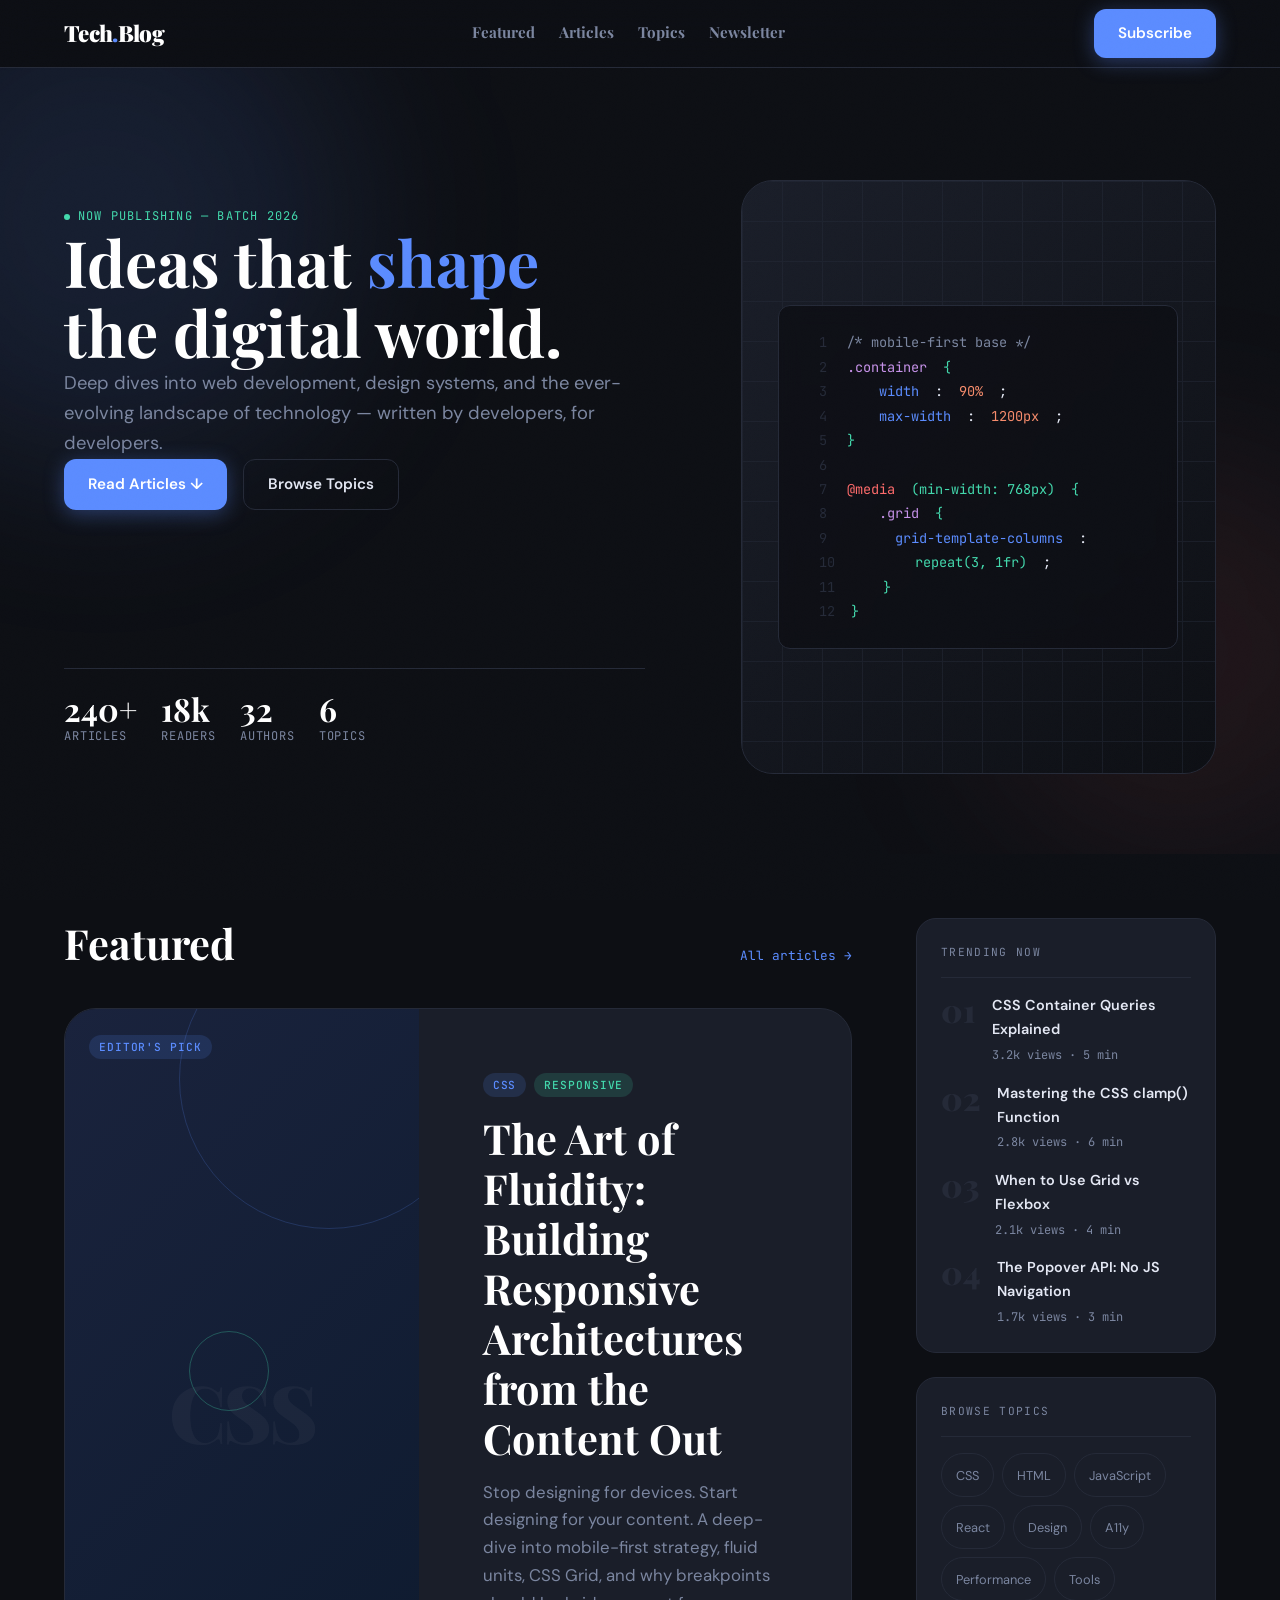
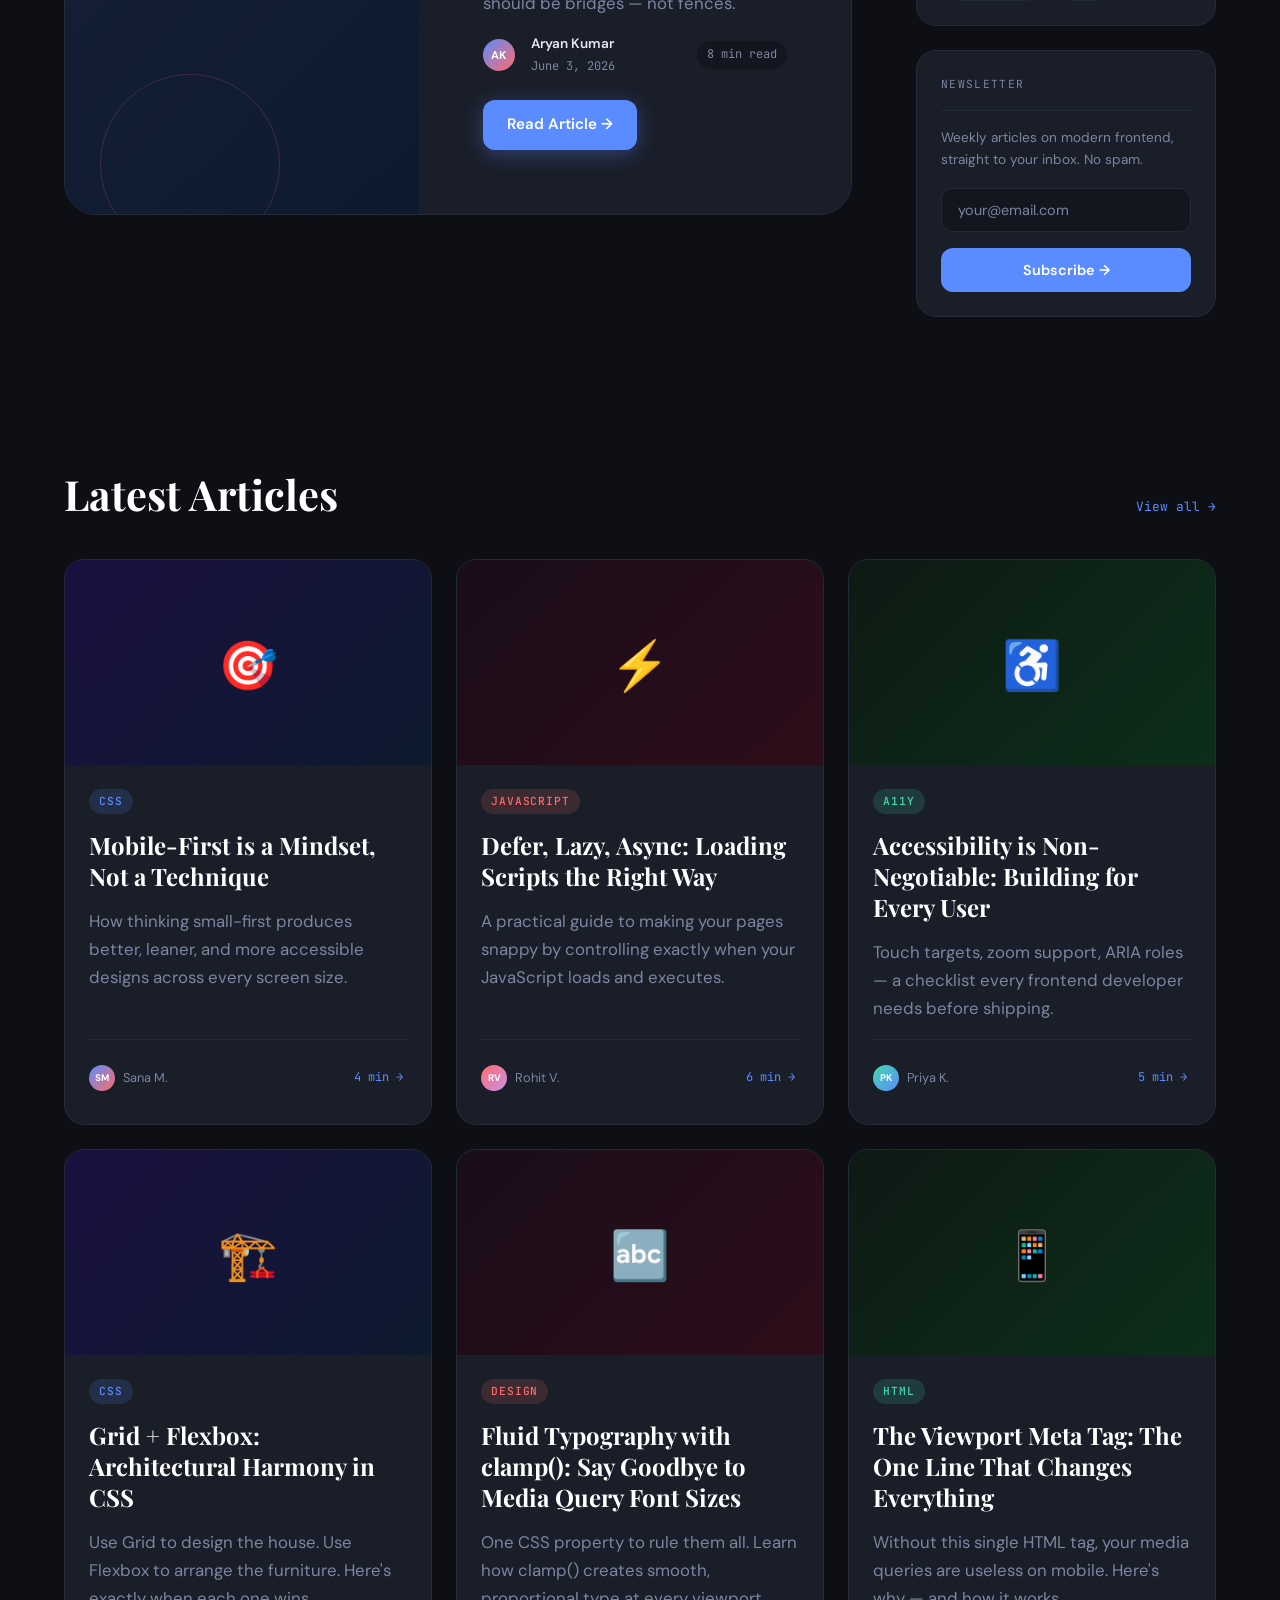
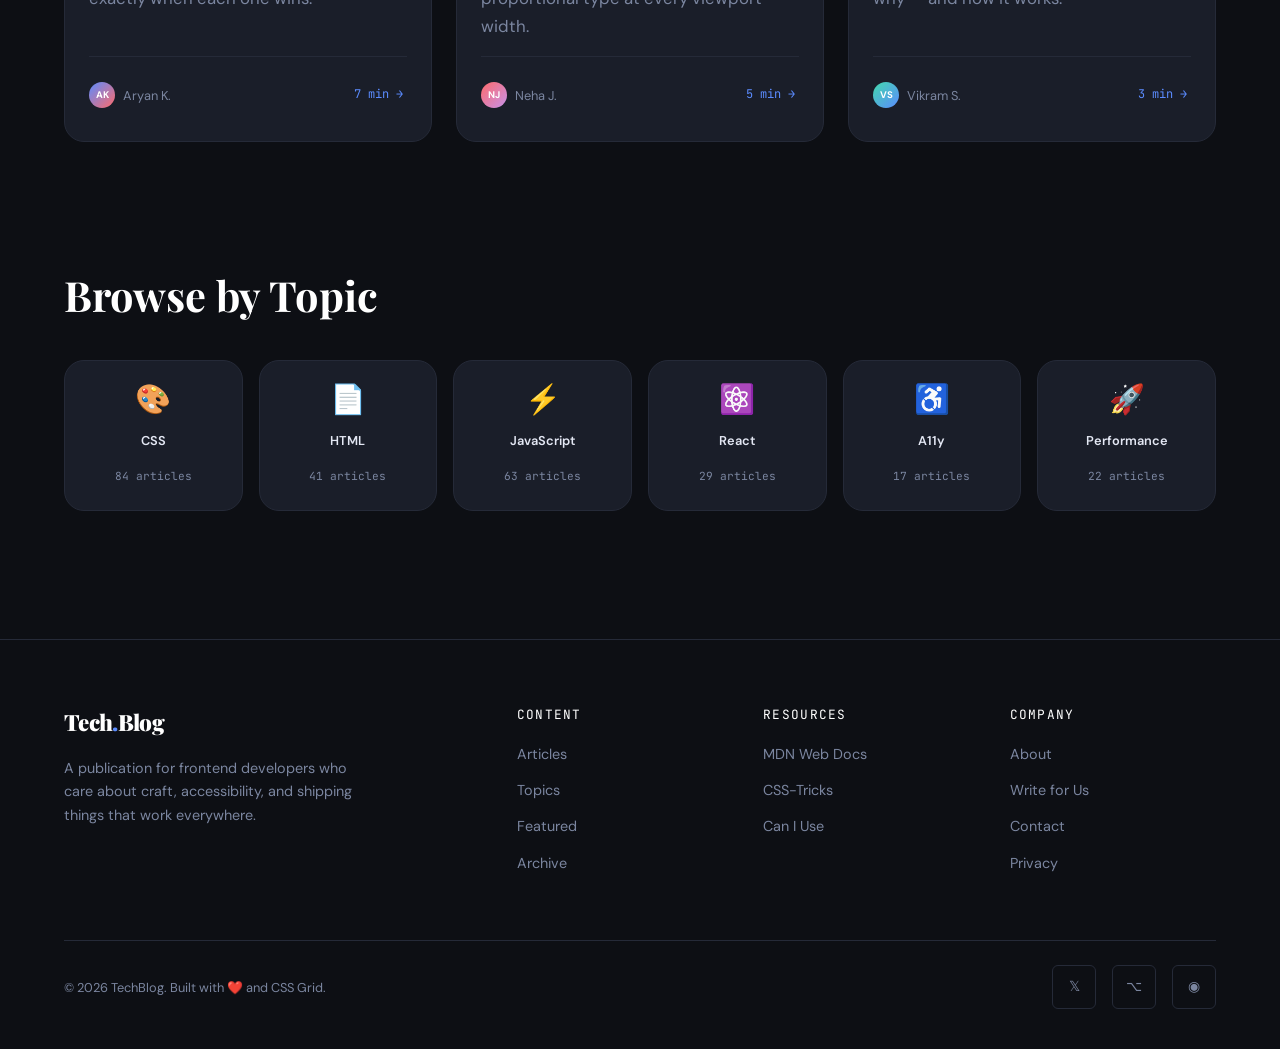
<file: project2/index.html>
<!DOCTYPE html>
<html lang="en">
<head>
  <meta charset="UTF-8" />
  <meta name="viewport" content="width=device-width, initial-scale=1" />
  <title>TechBlog — Explore the World of Tech</title>
  <link rel="preconnect" href="https://fonts.googleapis.com" />
  <link rel="preconnect" href="https://fonts.gstatic.com" crossorigin />
  <link href="https://fonts.googleapis.com/css2?family=Playfair+Display:wght@700;900&family=DM+Sans:wght@400;500;600&family=JetBrains+Mono:wght@400;500&display=swap" rel="stylesheet" />
  <link rel="stylesheet" href="style.css">

  
</head>

<body>

  <!-- ============================================
       NAVIGATION
  ============================================ -->
  <header>
    <nav class="navbar" role="navigation" aria-label="Main navigation">
      <div class="container">
        <a href="#" class="nav-logo">Tech<span>.</span>Blog</a>

        <!-- Hamburger (mobile only) -->
        <button class="nav-toggle" id="navToggle" aria-expanded="false" aria-label="Open menu">
          <span></span>
          <span></span>
          <span></span>
        </button>

        <!-- Nav links -->
        <ul class="nav-menu" id="navMenu" role="list">
          <li><a href="#featured">Featured</a></li>
          <li><a href="#articles">Articles</a></li>
          <li><a href="#topics">Topics</a></li>
          <li><a href="#newsletter">Newsletter</a></li>
        </ul>

        <a href="#newsletter" class="btn btn--primary nav-cta">Subscribe</a>
      </div>
    </nav>
  </header>

  <main>
    <!-- ============================================
         HERO
    ============================================ -->
    <section class="hero" aria-labelledby="hero-heading">
      <div class="container">
        <div class="hero-inner">

          <div class="hero-content">
            <div class="hero-eyebrow">
              <div class="dot" aria-hidden="true"></div>
              <span>Now publishing — Batch 2026</span>
            </div>

            <h1 class="hero-title" id="hero-heading">
              Ideas that <em>shape</em> the digital world.
            </h1>

            <p class="hero-desc">
              Deep dives into web development, design systems, and the ever-evolving landscape of technology — written by developers, for developers.
            </p>

            <div class="hero-actions">
              <a href="#articles" class="btn btn--primary">Read Articles ↓</a>
              <a href="#topics" class="btn btn--ghost">Browse Topics</a>
            </div>
          </div>

          <!-- Hero visual: animated code block -->
          <div class="hero-visual" aria-hidden="true">
            <div class="hero-visual-inner">
              <div class="hero-code-block">
                <div class="line"><span class="ln">1</span><span class="c-cm">/* mobile-first base */</span></div>
                <div class="line"><span class="ln">2</span><span class="c-kw">.container</span> <span class="c-val">{</span></div>
                <div class="line"><span class="ln">3</span>&nbsp;&nbsp;<span class="c-prop">width</span>: <span class="c-num">90%</span>;</div>
                <div class="line"><span class="ln">4</span>&nbsp;&nbsp;<span class="c-prop">max-width</span>: <span class="c-num">1200px</span>;</div>
                <div class="line"><span class="ln">5</span><span class="c-val">}</span></div>
                <div class="line"><span class="ln">6</span></div>
                <div class="line"><span class="ln">7</span><span class="c-mq">@media</span> <span class="c-val">(min-width: 768px)</span> <span class="c-val">{</span></div>
                <div class="line"><span class="ln">8</span>&nbsp;&nbsp;<span class="c-kw">.grid</span> <span class="c-val">{</span></div>
                <div class="line"><span class="ln">9</span>&nbsp;&nbsp;&nbsp;&nbsp;<span class="c-prop">grid-template-columns</span>:</div>
                <div class="line"><span class="ln">10</span>&nbsp;&nbsp;&nbsp;&nbsp;&nbsp;&nbsp;<span class="c-val">repeat(3, 1fr)</span>;</div>
                <div class="line"><span class="ln">11</span>&nbsp;&nbsp;<span class="c-val">}</span></div>
                <div class="line"><span class="ln">12</span><span class="c-val">}</span></div>
              </div>
            </div>
          </div>

          <!-- Stats row -->
          <div class="hero-stats" role="region" aria-label="Publication stats">
            <div class="stat">
              <span class="stat-num">240+</span>
              <span class="stat-label">Articles</span>
            </div>
            <div class="stat">
              <span class="stat-num">18k</span>
              <span class="stat-label">Readers</span>
            </div>
            <div class="stat">
              <span class="stat-num">32</span>
              <span class="stat-label">Authors</span>
            </div>
            <div class="stat">
              <span class="stat-num">6</span>
              <span class="stat-label">Topics</span>
            </div>
          </div>

        </div>
      </div>
    </section>

    <!-- ============================================
         FEATURED + SIDEBAR WRAP
    ============================================ -->
    <section class="section" id="featured" aria-labelledby="featured-heading">
      <div class="container">
        <div class="content-wrap">

          <!-- Main content column -->
          <div class="content-main">

            <div class="section-header">
              <h2 class="section-title" id="featured-heading">Featured</h2>
              <a href="#articles" class="section-link">All articles →</a>
            </div>

            <!-- Featured Card -->
            <article class="featured-card reveal" tabindex="0">
              <div class="featured-img">
                <div class="featured-img-inner">
                  <div class="art-circles" aria-hidden="true">
                    <span></span><span></span><span></span>
                  </div>
                  <p class="art-label" aria-hidden="true">CSS</p>
                </div>
                <div class="featured-badge">
                  <span class="tag tag--blue">Editor's Pick</span>
                </div>
              </div>

              <div class="featured-body">
                <div class="card-tags">
                  <span class="tag tag--blue">CSS</span>
                  <span class="tag tag--green">Responsive</span>
                </div>
                <h2>The Art of Fluidity: Building Responsive Architectures from the Content Out</h2>
                <p>Stop designing for devices. Start designing for your content. A deep-dive into mobile-first strategy, fluid units, CSS Grid, and why breakpoints should be bridges — not fences.</p>
                <div class="article-meta">
                  <div class="avatar" aria-hidden="true">AK</div>
                  <div class="meta-info">
                    <span class="meta-name">Aryan Kumar</span>
                    <span class="meta-date">June 3, 2026</span>
                  </div>
                  <span class="read-time">8 min read</span>
                </div>
                <a href="#" class="btn btn--primary" style="margin-top: 0.5rem; align-self: flex-start;">Read Article →</a>
              </div>
            </article>

          </div><!-- /content-main -->

          <!-- Sidebar -->
          <aside class="content-sidebar" aria-label="Sidebar">

            <!-- Trending -->
            <div class="sidebar-widget reveal">
              <p class="widget-title">Trending Now</p>
              <ul class="trending-list" role="list">
                <li class="trending-item">
                  <span class="trending-num" aria-hidden="true">01</span>
                  <div class="trending-info">
                    <h4>CSS Container Queries Explained</h4>
                    <span>3.2k views · 5 min</span>
                  </div>
                </li>
                <li class="trending-item">
                  <span class="trending-num" aria-hidden="true">02</span>
                  <div class="trending-info">
                    <h4>Mastering the CSS clamp() Function</h4>
                    <span>2.8k views · 6 min</span>
                  </div>
                </li>
                <li class="trending-item">
                  <span class="trending-num" aria-hidden="true">03</span>
                  <div class="trending-info">
                    <h4>When to Use Grid vs Flexbox</h4>
                    <span>2.1k views · 4 min</span>
                  </div>
                </li>
                <li class="trending-item">
                  <span class="trending-num" aria-hidden="true">04</span>
                  <div class="trending-info">
                    <h4>The Popover API: No JS Navigation</h4>
                    <span>1.7k views · 3 min</span>
                  </div>
                </li>
              </ul>
            </div>

            <!-- Topics filter -->
            <div class="sidebar-widget reveal" id="newsletter">
              <p class="widget-title">Browse Topics</p>
              <div class="topics-wrap" role="list">
                <button class="topic-btn" role="listitem">CSS</button>
                <button class="topic-btn" role="listitem">HTML</button>
                <button class="topic-btn" role="listitem">JavaScript</button>
                <button class="topic-btn" role="listitem">React</button>
                <button class="topic-btn" role="listitem">Design</button>
                <button class="topic-btn" role="listitem">A11y</button>
                <button class="topic-btn" role="listitem">Performance</button>
                <button class="topic-btn" role="listitem">Tools</button>
              </div>
            </div>

            <!-- Newsletter -->
            <div class="sidebar-widget reveal">
              <p class="widget-title">Newsletter</p>
              <p style="font-size: 0.85rem; margin-bottom: 1rem;">Weekly articles on modern frontend, straight to your inbox. No spam.</p>
              <div class="newsletter-form" role="form" aria-label="Newsletter signup">
                <input type="email" class="nl-input" placeholder="your@email.com" aria-label="Email address" />
                <button class="nl-submit" type="button">Subscribe →</button>
              </div>
            </div>

          </aside><!-- /sidebar -->
        </div>
      </div>
    </section>

    <!-- ============================================
         ARTICLES GRID
    ============================================ -->
    <section class="section" id="articles" aria-labelledby="articles-heading">
      <div class="container">
        <div class="section-header">
          <h2 class="section-title" id="articles-heading">Latest Articles</h2>
          <a href="#" class="section-link">View all →</a>
        </div>

        <div class="articles-grid">

          <!-- Card 1 -->
          <article class="article-card reveal">
            <div class="card-thumb">
              <div class="card-thumb-inner thumb-1">🎯</div>
            </div>
            <div class="card-body">
              <div class="card-tags">
                <span class="tag tag--blue">CSS</span>
              </div>
              <h3>Mobile-First is a Mindset, Not a Technique</h3>
              <p>How thinking small-first produces better, leaner, and more accessible designs across every screen size.</p>
              <div class="card-footer">
                <div class="card-author">
                  <div class="avatar" style="width:26px;height:26px;font-size:0.6rem;" aria-hidden="true">SM</div>
                  Sana M.
                </div>
                <a href="#" class="card-link" aria-label="Read article: Mobile-First is a Mindset">4 min →</a>
              </div>
            </div>
          </article>

          <!-- Card 2 -->
          <article class="article-card reveal">
            <div class="card-thumb">
              <div class="card-thumb-inner thumb-2">⚡</div>
            </div>
            <div class="card-body">
              <div class="card-tags">
                <span class="tag tag--red">JavaScript</span>
              </div>
              <h3>Defer, Lazy, Async: Loading Scripts the Right Way</h3>
              <p>A practical guide to making your pages snappy by controlling exactly when your JavaScript loads and executes.</p>
              <div class="card-footer">
                <div class="card-author">
                  <div class="avatar" style="width:26px;height:26px;font-size:0.6rem;background:linear-gradient(135deg,#ff6b6b,#c792ea)" aria-hidden="true">RV</div>
                  Rohit V.
                </div>
                <a href="#" class="card-link" aria-label="Read article: Defer, Lazy, Async">6 min →</a>
              </div>
            </div>
          </article>

          <!-- Card 3 -->
          <article class="article-card reveal">
            <div class="card-thumb">
              <div class="card-thumb-inner thumb-3">♿</div>
            </div>
            <div class="card-body">
              <div class="card-tags">
                <span class="tag tag--green">A11y</span>
              </div>
              <h3>Accessibility is Non-Negotiable: Building for Every User</h3>
              <p>Touch targets, zoom support, ARIA roles — a checklist every frontend developer needs before shipping.</p>
              <div class="card-footer">
                <div class="card-author">
                  <div class="avatar" style="width:26px;height:26px;font-size:0.6rem;background:linear-gradient(135deg,#43d9ad,#5b8cff)" aria-hidden="true">PK</div>
                  Priya K.
                </div>
                <a href="#" class="card-link" aria-label="Read article: Accessibility is Non-Negotiable">5 min →</a>
              </div>
            </div>
          </article>

          <!-- Card 4 -->
          <article class="article-card reveal">
            <div class="card-thumb">
              <div class="card-thumb-inner thumb-1">🏗️</div>
            </div>
            <div class="card-body">
              <div class="card-tags">
                <span class="tag tag--blue">CSS</span>
              </div>
              <h3>Grid + Flexbox: Architectural Harmony in CSS</h3>
              <p>Use Grid to design the house. Use Flexbox to arrange the furniture. Here's exactly when each one wins.</p>
              <div class="card-footer">
                <div class="card-author">
                  <div class="avatar" style="width:26px;height:26px;font-size:0.6rem;" aria-hidden="true">AK</div>
                  Aryan K.
                </div>
                <a href="#" class="card-link" aria-label="Read article: Grid + Flexbox">7 min →</a>
              </div>
            </div>
          </article>

          <!-- Card 5 -->
          <article class="article-card reveal">
            <div class="card-thumb">
              <div class="card-thumb-inner thumb-2">🔤</div>
            </div>
            <div class="card-body">
              <div class="card-tags">
                <span class="tag tag--red">Design</span>
              </div>
              <h3>Fluid Typography with clamp(): Say Goodbye to Media Query Font Sizes</h3>
              <p>One CSS property to rule them all. Learn how clamp() creates smooth, proportional type at every viewport width.</p>
              <div class="card-footer">
                <div class="card-author">
                  <div class="avatar" style="width:26px;height:26px;font-size:0.6rem;background:linear-gradient(135deg,#ff6b6b,#c792ea)" aria-hidden="true">NJ</div>
                  Neha J.
                </div>
                <a href="#" class="card-link" aria-label="Read article: Fluid Typography">5 min →</a>
              </div>
            </div>
          </article>

          <!-- Card 6 -->
          <article class="article-card reveal">
            <div class="card-thumb">
              <div class="card-thumb-inner thumb-3">📱</div>
            </div>
            <div class="card-body">
              <div class="card-tags">
                <span class="tag tag--green">HTML</span>
              </div>
              <h3>The Viewport Meta Tag: The One Line That Changes Everything</h3>
              <p>Without this single HTML tag, your media queries are useless on mobile. Here's why — and how it works.</p>
              <div class="card-footer">
                <div class="card-author">
                  <div class="avatar" style="width:26px;height:26px;font-size:0.6rem;background:linear-gradient(135deg,#43d9ad,#5b8cff)" aria-hidden="true">VS</div>
                  Vikram S.
                </div>
                <a href="#" class="card-link" aria-label="Read article: Viewport Meta Tag">3 min →</a>
              </div>
            </div>
          </article>

        </div><!-- /articles-grid -->
      </div>
    </section>

    <!-- ============================================
         TOPICS STRIP
    ============================================ -->
    <section class="section" id="topics" aria-labelledby="topics-heading">
      <div class="container">
        <div class="section-header">
          <h2 class="section-title" id="topics-heading">Browse by Topic</h2>
        </div>
        <div class="topics-grid" role="list">
          <div class="topic-card reveal" role="listitem" tabindex="0">
            <span class="topic-icon" aria-hidden="true">🎨</span>
            <span class="topic-name">CSS</span>
            <span class="topic-count">84 articles</span>
          </div>
          <div class="topic-card reveal" role="listitem" tabindex="0">
            <span class="topic-icon" aria-hidden="true">📄</span>
            <span class="topic-name">HTML</span>
            <span class="topic-count">41 articles</span>
          </div>
          <div class="topic-card reveal" role="listitem" tabindex="0">
            <span class="topic-icon" aria-hidden="true">⚡</span>
            <span class="topic-name">JavaScript</span>
            <span class="topic-count">63 articles</span>
          </div>
          <div class="topic-card reveal" role="listitem" tabindex="0">
            <span class="topic-icon" aria-hidden="true">⚛️</span>
            <span class="topic-name">React</span>
            <span class="topic-count">29 articles</span>
          </div>
          <div class="topic-card reveal" role="listitem" tabindex="0">
            <span class="topic-icon" aria-hidden="true">♿</span>
            <span class="topic-name">A11y</span>
            <span class="topic-count">17 articles</span>
          </div>
          <div class="topic-card reveal" role="listitem" tabindex="0">
            <span class="topic-icon" aria-hidden="true">🚀</span>
            <span class="topic-name">Performance</span>
            <span class="topic-count">22 articles</span>
          </div>
        </div>
      </div>
    </section>
  </main>

  <!-- ============================================
       FOOTER
  ============================================ -->
  <footer class="footer" role="contentinfo">
    <div class="container">
      <div class="footer-grid">
        <div class="footer-brand">
          <a href="#" class="nav-logo">Tech<span>.</span>Blog</a>
          <p>A publication for frontend developers who care about craft, accessibility, and shipping things that work everywhere.</p>
        </div>

        <div>
          <p class="footer-title">Content</p>
          <ul class="footer-links" role="list">
            <li><a href="#articles">Articles</a></li>
            <li><a href="#topics">Topics</a></li>
            <li><a href="#featured">Featured</a></li>
            <li><a href="#">Archive</a></li>
          </ul>
        </div>

        <div>
          <p class="footer-title">Resources</p>
          <ul class="footer-links" role="list">
            <li><a href="https://developer.mozilla.org" target="_blank" rel="noopener">MDN Web Docs</a></li>
            <li><a href="https://css-tricks.com" target="_blank" rel="noopener">CSS-Tricks</a></li>
            <li><a href="https://caniuse.com" target="_blank" rel="noopener">Can I Use</a></li>
          </ul>
        </div>

        <div>
          <p class="footer-title">Company</p>
          <ul class="footer-links" role="list">
            <li><a href="#">About</a></li>
            <li><a href="#">Write for Us</a></li>
            <li><a href="#">Contact</a></li>
            <li><a href="#">Privacy</a></li>
          </ul>
        </div>
      </div>

      <div class="footer-bottom">
        <p>© 2026 TechBlog. Built with ❤️ and CSS Grid.</p>
        <div class="social-links" aria-label="Social media links">
          <a href="#" class="social-link" aria-label="Twitter">𝕏</a>
          <a href="#" class="social-link" aria-label="GitHub">⌥</a>
          <a href="#" class="social-link" aria-label="RSS">◉</a>
        </div>
      </div>
    </div>
  </footer>

  <!-- Back to top -->
  <button class="back-top" id="backTop" aria-label="Back to top">↑</button>

  <!-- ============================================
       JAVASCRIPT  — hamburger menu + scroll reveal
  ============================================ -->
  <script src="script.js"></script>

</body>
</html>
</file>
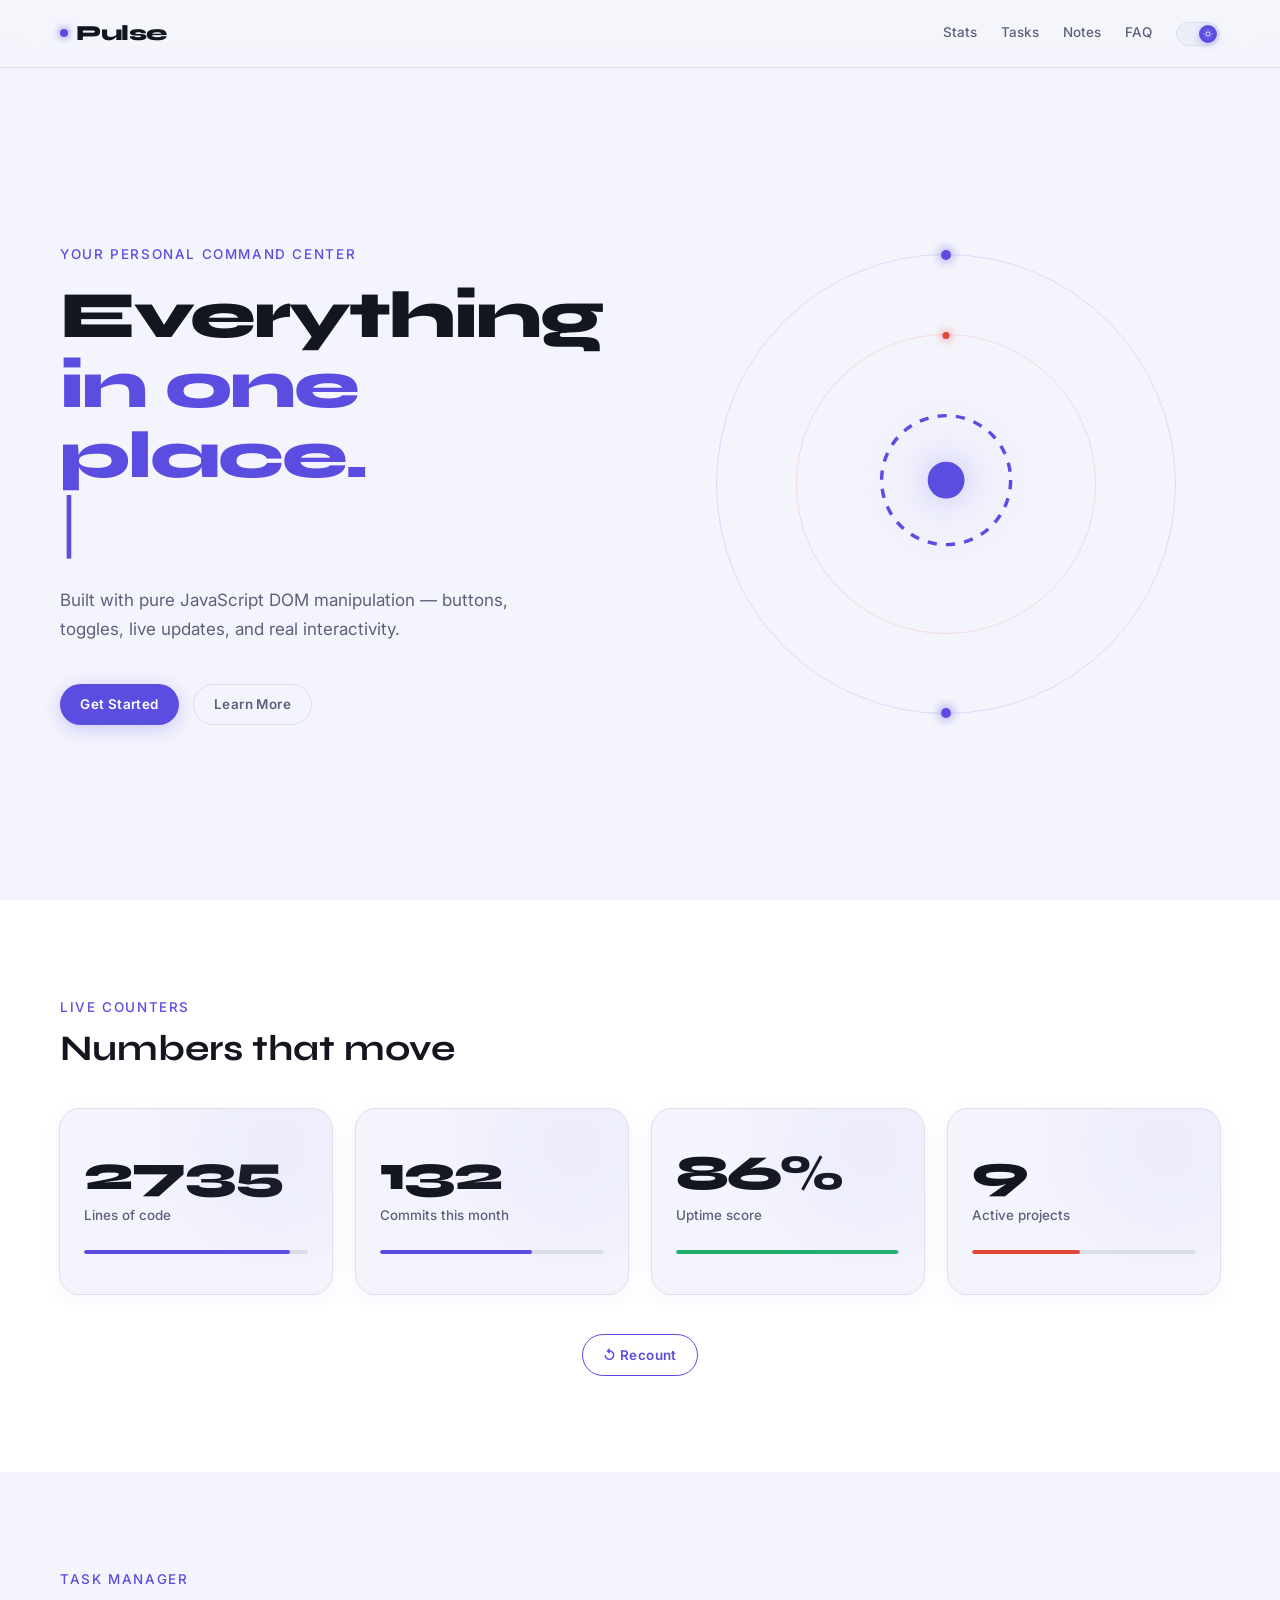
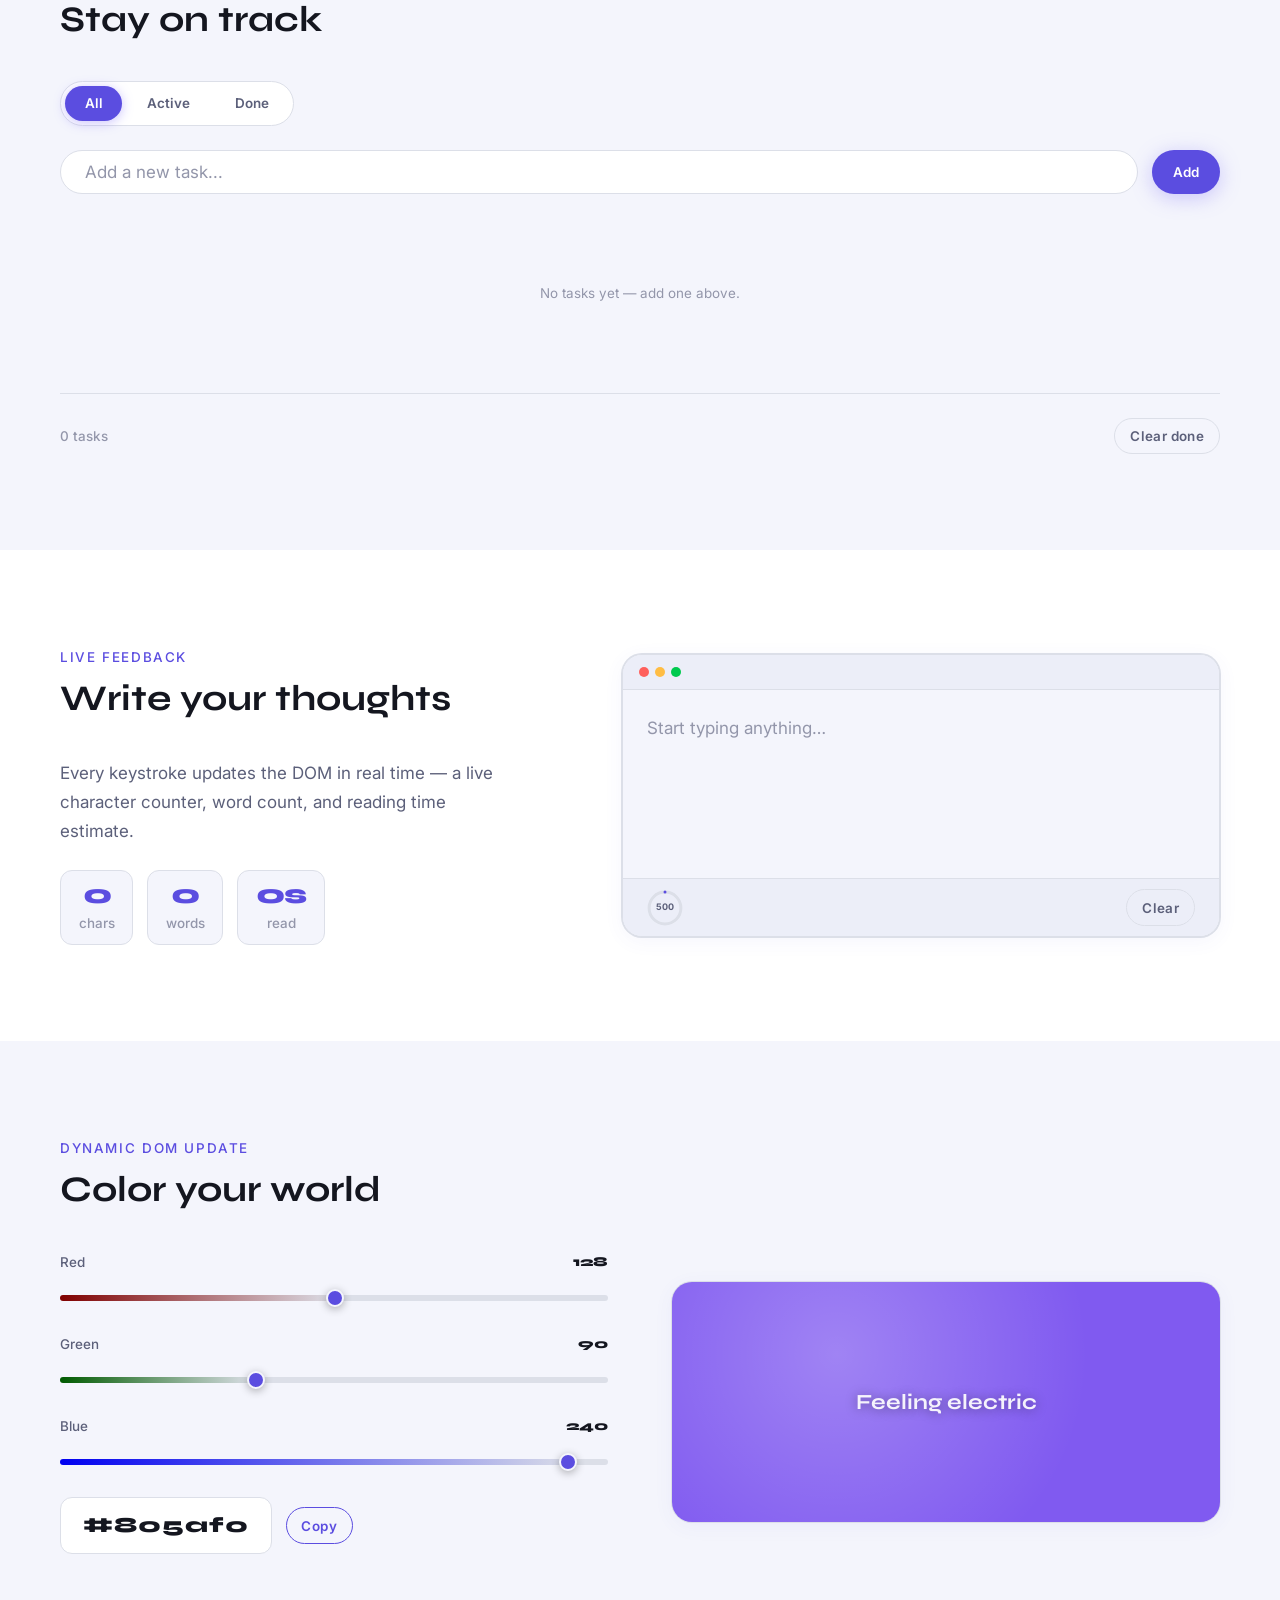
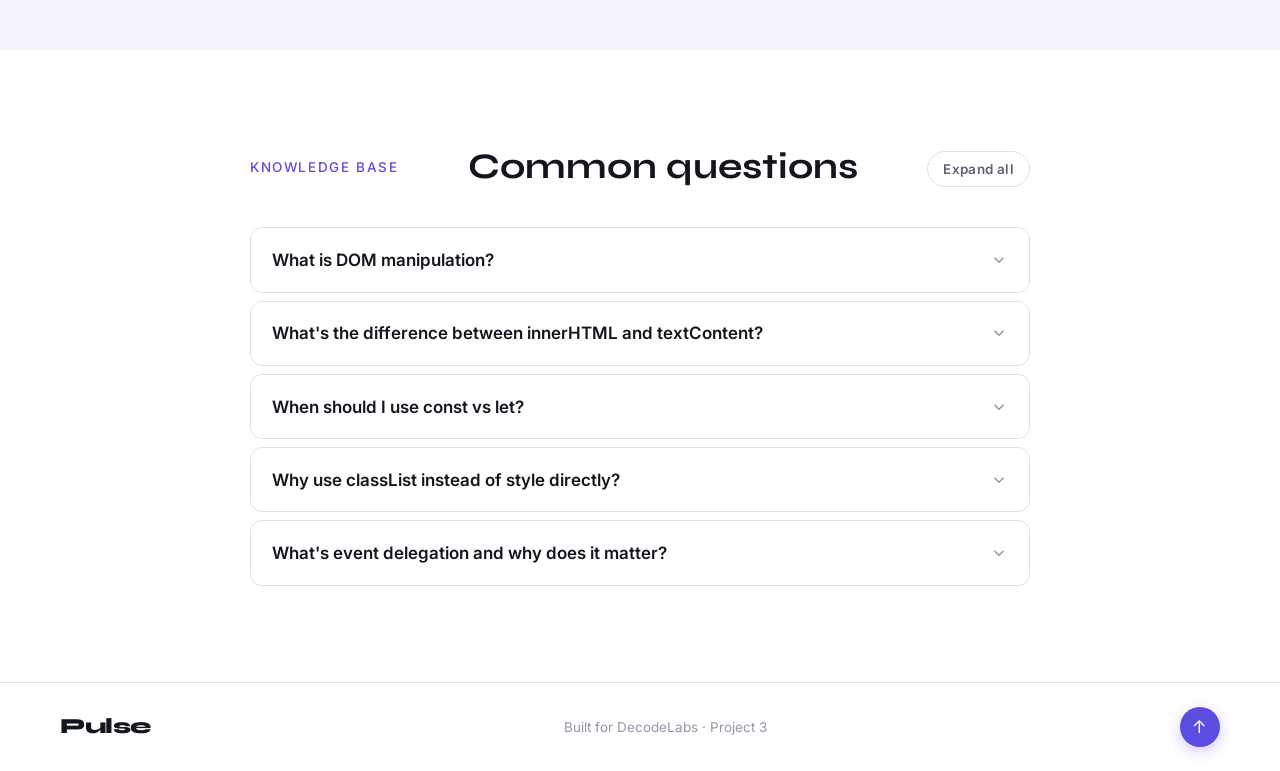
<file: project3/index.html>
<!DOCTYPE html>
<html lang="en" data-theme="light">
<head>
  <meta charset="UTF-8" />
  <meta name="viewport" content="width=device-width, initial-scale=1.0" />
  <title>Pulse — Interactive Dashboard</title>
  <link rel="stylesheet" href="style.css" />
  <link rel="preconnect" href="https://fonts.googleapis.com" />
  <link rel="preconnect" href="https://fonts.gstatic.com" crossorigin />
  <link href="https://fonts.googleapis.com/css2?family=Syne:wght@400;500;600;700;800&family=Inter:wght@300;400;500;600&display=swap" rel="stylesheet" />
</head>
<body>

  <!-- ░░ NAVBAR ░░ -->
  <header class="navbar" id="js-navbar">
    <div class="nav__inner">
      <a href="#" class="nav__logo">
        <span class="logo__dot"></span>
        Pulse
      </a>
      <nav class="nav__links" id="js-nav-links" role="navigation" aria-label="Main navigation">
        <a href="#stats">Stats</a>
        <a href="#tasks">Tasks</a>
        <a href="#notes">Notes</a>
        <a href="#faq">FAQ</a>
      </nav>
      <div class="nav__controls">
        <!-- Dark Mode Toggle -->
        <button class="theme-toggle js-theme-toggle" id="js-theme-btn" aria-label="Toggle dark mode" aria-pressed="false">
          <span class="theme-toggle__track">
            <span class="theme-toggle__thumb">
              <svg class="icon--sun" viewBox="0 0 24 24" fill="none" stroke="currentColor" stroke-width="2"><circle cx="12" cy="12" r="5"/><line x1="12" y1="1" x2="12" y2="3"/><line x1="12" y1="21" x2="12" y2="23"/><line x1="4.22" y1="4.22" x2="5.64" y2="5.64"/><line x1="18.36" y1="18.36" x2="19.78" y2="19.78"/><line x1="1" y1="12" x2="3" y2="12"/><line x1="21" y1="12" x2="23" y2="12"/><line x1="4.22" y1="19.78" x2="5.64" y2="18.36"/><line x1="18.36" y1="5.64" x2="19.78" y2="4.22"/></svg>
              <svg class="icon--moon" viewBox="0 0 24 24" fill="none" stroke="currentColor" stroke-width="2"><path d="M21 12.79A9 9 0 1 1 11.21 3 7 7 0 0 0 21 12.79z"/></svg>
            </span>
          </span>
        </button>
        <!-- Hamburger -->
        <button class="hamburger js-hamburger" id="js-hamburger" aria-label="Toggle menu" aria-expanded="false">
          <span></span><span></span><span></span>
        </button>
      </div>
    </div>
  </header>

  <!-- ░░ MOBILE MENU ░░ -->
  <div class="mobile-menu" id="js-mobile-menu" aria-hidden="true">
    <a href="#stats" class="js-menu-link">Stats</a>
    <a href="#tasks" class="js-menu-link">Tasks</a>
    <a href="#notes" class="js-menu-link">Notes</a>
    <a href="#faq" class="js-menu-link">FAQ</a>
  </div>

  <main>

    <!-- ░░ HERO ░░ -->
    <section class="hero">
      <div class="hero__inner">
        <p class="hero__eyebrow">Your personal command center</p>
        <h1 class="hero__heading">
          Everything<br/>
          <span class="hero__accent js-typewriter" id="js-typewriter" aria-live="polite"></span>
          <span class="cursor" aria-hidden="true">|</span>
        </h1>
        <p class="hero__sub">Built with pure JavaScript DOM manipulation — buttons, toggles, live updates, and real interactivity.</p>
        <div class="hero__actions">
          <a href="#tasks" class="btn btn--primary js-ripple">Get Started</a>
          <a href="#faq" class="btn btn--ghost js-ripple">Learn More</a>
        </div>
      </div>
      <div class="hero__visual" aria-hidden="true">
        <div class="orbit">
          <div class="orbit__ring orbit__ring--1"></div>
          <div class="orbit__ring orbit__ring--2"></div>
          <div class="orbit__core">
            <svg viewBox="0 0 60 60" fill="none"><circle cx="30" cy="30" r="28" stroke="currentColor" stroke-width="1.5" stroke-dasharray="4 4"/><circle cx="30" cy="30" r="8" fill="currentColor"/></svg>
          </div>
        </div>
      </div>
    </section>

    <!-- ░░ STATS ░░ -->
    <section class="section stats-section" id="stats">
      <div class="section__inner">
        <p class="section__label">Live counters</p>
        <h2 class="section__heading">Numbers that move</h2>
        <div class="stats-grid">
          <div class="stat-card js-ripple" data-target="2847" data-suffix="">
            <span class="stat__value js-counter" id="counter-0">0</span>
            <span class="stat__label">Lines of code</span>
            <div class="stat__bar"><div class="stat__fill" style="--fill: 92%"></div></div>
          </div>
          <div class="stat-card js-ripple" data-target="143" data-suffix="">
            <span class="stat__value js-counter" id="counter-1">0</span>
            <span class="stat__label">Commits this month</span>
            <div class="stat__bar"><div class="stat__fill" style="--fill: 68%"></div></div>
          </div>
          <div class="stat-card js-ripple" data-target="99" data-suffix="%">
            <span class="stat__value js-counter" id="counter-2">0</span>
            <span class="stat__label">Uptime score</span>
            <div class="stat__bar"><div class="stat__fill is-green" style="--fill: 99%"></div></div>
          </div>
          <div class="stat-card js-ripple" data-target="12" data-suffix="">
            <span class="stat__value js-counter" id="counter-3">0</span>
            <span class="stat__label">Active projects</span>
            <div class="stat__bar"><div class="stat__fill is-coral" style="--fill: 48%"></div></div>
          </div>
        </div>
        <div class="stats__cta">
          <button class="btn btn--outline js-ripple" id="js-recount-btn">↺ Recount</button>
        </div>
      </div>
    </section>

    <!-- ░░ TABS ░░ -->
    <section class="section tabs-section" id="tasks">
      <div class="section__inner">
        <p class="section__label">Task manager</p>
        <h2 class="section__heading">Stay on track</h2>

        <!-- Tab Nav -->
        <div class="tabs" role="tablist" aria-label="Task categories">
          <button class="tab is-active js-tab" role="tab" aria-selected="true" aria-controls="tab-panel-all" id="tab-all" data-tab="all">All</button>
          <button class="tab js-tab" role="tab" aria-selected="false" aria-controls="tab-panel-active" id="tab-active" data-tab="active">Active</button>
          <button class="tab js-tab" role="tab" aria-selected="false" aria-controls="tab-panel-done" id="tab-done" data-tab="done">Done</button>
          <div class="tab__indicator" id="js-tab-indicator" aria-hidden="true"></div>
        </div>

        <!-- Task Input -->
        <div class="task-input-row">
          <input
            type="text"
            class="task-input js-task-input"
            id="js-task-input"
            placeholder="Add a new task..."
            maxlength="80"
            aria-label="New task"
          />
          <button class="btn btn--primary js-ripple" id="js-add-task-btn" aria-label="Add task">Add</button>
        </div>

        <!-- Tab Panels -->
        <div class="tab-panel is-active" role="tabpanel" id="tab-panel-all" aria-labelledby="tab-all">
          <ul class="task-list" id="js-task-list-all" aria-label="All tasks"></ul>
          <p class="empty-state" id="js-empty-all" aria-live="polite">No tasks yet — add one above.</p>
        </div>
        <div class="tab-panel" role="tabpanel" id="tab-panel-active" aria-labelledby="tab-active" hidden>
          <ul class="task-list" id="js-task-list-active" aria-label="Active tasks"></ul>
          <p class="empty-state" id="js-empty-active" aria-live="polite">Nothing active right now.</p>
        </div>
        <div class="tab-panel" role="tabpanel" id="tab-panel-done" aria-labelledby="tab-done" hidden>
          <ul class="task-list" id="js-task-list-done" aria-label="Completed tasks"></ul>
          <p class="empty-state" id="js-empty-done" aria-live="polite">No completed tasks yet.</p>
        </div>

        <div class="task-footer">
          <span class="task-count" id="js-task-count" aria-live="polite">0 tasks</span>
          <button class="btn btn--ghost btn--sm js-ripple" id="js-clear-done">Clear done</button>
        </div>
      </div>
    </section>

    <!-- ░░ NOTES / CHARACTER COUNTER ░░ -->
    <section class="section notes-section" id="notes">
      <div class="section__inner notes-layout">
        <div class="notes-text">
          <p class="section__label">Live feedback</p>
          <h2 class="section__heading">Write your thoughts</h2>
          <p class="notes-desc">Every keystroke updates the DOM in real time — a live character counter, word count, and reading time estimate.</p>
          <div class="notes-meta" id="js-notes-meta">
            <div class="meta-pill">
              <span class="meta-pill__value" id="js-char-count">0</span>
              <span class="meta-pill__label">chars</span>
            </div>
            <div class="meta-pill">
              <span class="meta-pill__value" id="js-word-count">0</span>
              <span class="meta-pill__label">words</span>
            </div>
            <div class="meta-pill">
              <span class="meta-pill__value" id="js-read-time">0s</span>
              <span class="meta-pill__label">read</span>
            </div>
          </div>
        </div>
        <div class="notes-editor">
          <div class="editor-chrome">
            <div class="editor-chrome__dots" aria-hidden="true">
              <span></span><span></span><span></span>
            </div>
            <textarea
              class="editor-area js-notes-area"
              id="js-notes-area"
              maxlength="500"
              placeholder="Start typing anything…"
              aria-label="Notes editor"
              spellcheck="false"
            ></textarea>
            <div class="editor-footer">
              <div class="char-progress-wrap" aria-hidden="true">
                <svg class="char-progress" viewBox="0 0 36 36">
                  <circle class="char-progress__bg" cx="18" cy="18" r="15.9"/>
                  <circle class="char-progress__fill" id="js-char-ring" cx="18" cy="18" r="15.9" stroke-dasharray="0 100"/>
                </svg>
                <span class="char-progress__text" id="js-char-remain">500</span>
              </div>
              <button class="btn btn--ghost btn--sm js-ripple" id="js-clear-notes">Clear</button>
            </div>
          </div>
        </div>
      </div>
    </section>

    <!-- ░░ COLOR MIXER (bonus interactive widget) ░░ -->
    <section class="section mixer-section">
      <div class="section__inner">
        <p class="section__label">Dynamic DOM update</p>
        <h2 class="section__heading">Color your world</h2>
        <div class="mixer-layout">
          <div class="mixer-controls">
            <div class="slider-group">
              <label class="slider-label" for="slider-r">Red <span class="slider-val" id="val-r">128</span></label>
              <input type="range" class="color-slider js-color-slider" id="slider-r" data-channel="r" min="0" max="255" value="128" />
            </div>
            <div class="slider-group">
              <label class="slider-label" for="slider-g">Green <span class="slider-val" id="val-g">90</span></label>
              <input type="range" class="color-slider js-color-slider" id="slider-g" data-channel="g" min="0" max="255" value="90" />
            </div>
            <div class="slider-group">
              <label class="slider-label" for="slider-b">Blue <span class="slider-val" id="val-b">240</span></label>
              <input type="range" class="color-slider js-color-slider" id="slider-b" data-channel="b" min="0" max="255" value="240" />
            </div>
            <div class="mixer-output">
              <code class="hex-output" id="js-hex-output">#805af0</code>
              <button class="btn btn--outline btn--sm js-ripple" id="js-copy-hex">Copy</button>
            </div>
          </div>
          <div class="color-preview" id="js-color-preview" aria-live="polite" aria-label="Color preview">
            <span class="preview-label" id="js-preview-label">Feeling electric</span>
          </div>
        </div>
      </div>
    </section>

    <!-- ░░ FAQ ACCORDION ░░ -->
    <section class="section faq-section" id="faq">
      <div class="section__inner faq-inner">
        <div class="faq-header">
          <p class="section__label">Knowledge base</p>
          <h2 class="section__heading">Common questions</h2>
          <button class="btn btn--ghost btn--sm js-ripple" id="js-expand-all">Expand all</button>
        </div>
        <div class="accordion" id="js-accordion" role="list">

          <div class="accordion__item js-accordion-item" role="listitem">
            <button class="accordion__trigger js-accordion-trigger" aria-expanded="false" aria-controls="faq-1">
              <span>What is DOM manipulation?</span>
              <svg class="accordion__icon" viewBox="0 0 24 24" fill="none" stroke="currentColor" stroke-width="2"><polyline points="6 9 12 15 18 9"/></svg>
            </button>
            <div class="accordion__body" id="faq-1" hidden>
              <p>The DOM (Document Object Model) is the browser's live map of your HTML. JavaScript can reach into it, grab elements, change their text, add/remove classes, create new nodes, or delete existing ones — all without reloading the page. It's the core superpower of frontend development.</p>
            </div>
          </div>

          <div class="accordion__item js-accordion-item" role="listitem">
            <button class="accordion__trigger js-accordion-trigger" aria-expanded="false" aria-controls="faq-2">
              <span>What's the difference between innerHTML and textContent?</span>
              <svg class="accordion__icon" viewBox="0 0 24 24" fill="none" stroke="currentColor" stroke-width="2"><polyline points="6 9 12 15 18 9"/></svg>
            </button>
            <div class="accordion__body" id="faq-2" hidden>
              <p><code>textContent</code> sets plain text and is safe from XSS attacks — it treats everything as a literal string. <code>innerHTML</code> parses raw HTML, which is powerful but dangerous if you're injecting user data. Always default to <code>textContent</code> for data you don't control.</p>
            </div>
          </div>

          <div class="accordion__item js-accordion-item" role="listitem">
            <button class="accordion__trigger js-accordion-trigger" aria-expanded="false" aria-controls="faq-3">
              <span>When should I use const vs let?</span>
              <svg class="accordion__icon" viewBox="0 0 24 24" fill="none" stroke="currentColor" stroke-width="2"><polyline points="6 9 12 15 18 9"/></svg>
            </button>
            <div class="accordion__body" id="faq-3" hidden>
              <p>Use <code>const</code> by default — it signals that this binding won't be reassigned, which makes your code easier to reason about. Switch to <code>let</code> only when you know the value will be updated (counters, loop variables, toggles). Avoid <code>var</code> entirely; it's function-scoped and prone to bugs from hoisting.</p>
            </div>
          </div>

          <div class="accordion__item js-accordion-item" role="listitem">
            <button class="accordion__trigger js-accordion-trigger" aria-expanded="false" aria-controls="faq-4">
              <span>Why use classList instead of style directly?</span>
              <svg class="accordion__icon" viewBox="0 0 24 24" fill="none" stroke="currentColor" stroke-width="2"><polyline points="6 9 12 15 18 9"/></svg>
            </button>
            <div class="accordion__body" id="faq-4" hidden>
              <p>Separating concerns keeps your code clean. JavaScript handles <em>behavior</em> (toggling a class), while CSS handles <em>visuals</em> (what that class looks like, including transitions). When you inline styles from JS, you lose the ability to animate with CSS transitions and end up with logic spread across two places.</p>
            </div>
          </div>

          <div class="accordion__item js-accordion-item" role="listitem">
            <button class="accordion__trigger js-accordion-trigger" aria-expanded="false" aria-controls="faq-5">
              <span>What's event delegation and why does it matter?</span>
              <svg class="accordion__icon" viewBox="0 0 24 24" fill="none" stroke="currentColor" stroke-width="2"><polyline points="6 9 12 15 18 9"/></svg>
            </button>
            <div class="accordion__body" id="faq-5" hidden>
              <p>Instead of attaching a listener to every child element, you attach one listener to a parent and use <code>event.target</code> to figure out which child was clicked. This is far more efficient — it works for elements added dynamically, and reduces memory usage. Essential for things like todo lists or comment threads.</p>
            </div>
          </div>

        </div>
      </div>
    </section>

  </main>

  <!-- ░░ FOOTER ░░ -->
  <footer class="footer">
    <div class="footer__inner">
      <span class="footer__brand">Pulse</span>
      <span class="footer__copy">Built for DecodeLabs · Project 3</span>
      <button class="scroll-top js-scroll-top js-ripple" id="js-scroll-top" aria-label="Back to top">↑</button>
    </div>
  </footer>

  <!-- Toast notification -->
  <div class="toast" id="js-toast" role="status" aria-live="polite" aria-atomic="true"></div>

  <script src="script.js"></script>
</body>
</html>
</file>
<file: project2/style.css>
/* ============================================
       CSS CUSTOM PROPERTIES
    ============================================ */
    :root {
      --clr-bg:        #0d0f14;
      --clr-surface:   #13161e;
      --clr-card:      #1a1e29;
      --clr-border:    #252a38;
      --clr-accent:    #5b8cff;
      --clr-accent2:   #ff6b6b;
      --clr-accent3:   #43d9ad;
      --clr-text:      #e4e8f4;
      --clr-muted:     #7b86a0;
      --clr-white:     #ffffff;

      --font-display:  'Playfair Display', Georgia, serif;
      --font-body:     'DM Sans', sans-serif;
      --font-mono:     'JetBrains Mono', monospace;

      --radius-sm:  6px;
      --radius-md:  12px;
      --radius-lg:  20px;
      --radius-xl:  32px;

      --space-xs:   0.5rem;
      --space-sm:   1rem;
      --space-md:   1.5rem;
      --space-lg:   2.5rem;
      --space-xl:   4rem;
      --space-2xl:  6rem;

      --nav-h: 68px;
      --max-w: 1200px;

      --transition: 0.25s cubic-bezier(0.4, 0, 0.2, 1);
    }

    /* ============================================
       RESET & BASE  (Mobile-First)
    ============================================ */
    *, *::before, *::after { box-sizing: border-box; margin: 0; padding: 0; }

    html {
      scroll-behavior: smooth;
      font-size: 16px;
    }

    body {
      background: var(--clr-bg);
      color: var(--clr-text);
      font-family: var(--font-body);
      line-height: 1.65;
      overflow-x: hidden;
    }

    img { max-width: 100%; display: block; }
    a  { color: inherit; text-decoration: none; }
    ul { list-style: none; }

    /* Fluid typography — clamp(min, fluid, max) */
    h1 { font-family: var(--font-display); font-size: clamp(2rem,   6vw, 4rem);   line-height: 1.1; }
    h2 { font-family: var(--font-display); font-size: clamp(1.5rem, 3.5vw, 2.6rem); line-height: 1.2; }
    h3 { font-family: var(--font-display); font-size: clamp(1.1rem, 2vw, 1.5rem);  line-height: 1.3; }
    p  { font-size:  clamp(0.9rem, 1.5vw, 1.05rem); color: var(--clr-muted); }

    /* ============================================
       UTILITY
    ============================================ */
    .container {
      width: 90%;
      max-width: var(--max-w);
      margin-inline: auto;
    }

    .tag {
      display: inline-block;
      font-family: var(--font-mono);
      font-size: 0.7rem;
      letter-spacing: 0.08em;
      text-transform: uppercase;
      padding: 3px 10px;
      border-radius: 100px;
      font-weight: 500;
    }
    .tag--blue  { background: rgba(91,140,255,0.15); color: var(--clr-accent); }
    .tag--red   { background: rgba(255,107,107,0.15); color: var(--clr-accent2); }
    .tag--green { background: rgba(67,217,173,0.15);  color: var(--clr-accent3); }

    .btn {
      display: inline-flex;
      align-items: center;
      gap: 0.5rem;
      padding: 0.75rem 1.5rem;
      border-radius: var(--radius-md);
      font-family: var(--font-body);
      font-size: 0.95rem;
      font-weight: 600;
      cursor: pointer;
      border: none;
      transition: transform var(--transition), box-shadow var(--transition);
      min-height: 44px; /* Accessible touch target */
      min-width: 44px;
    }
    .btn:hover  { transform: translateY(-2px); }
    .btn:active { transform: translateY(0); }

    .btn--primary {
      background: var(--clr-accent);
      color: var(--clr-white);
      box-shadow: 0 4px 20px rgba(91,140,255,0.35);
    }
    .btn--primary:hover { box-shadow: 0 8px 30px rgba(91,140,255,0.5); }

    .btn--ghost {
      background: transparent;
      color: var(--clr-text);
      border: 1px solid var(--clr-border);
    }
    .btn--ghost:hover { border-color: var(--clr-accent); color: var(--clr-accent); }

    /* ============================================
       NOISE TEXTURE OVERLAY
    ============================================ */
    body::before {
      content: '';
      position: fixed;
      inset: 0;
      background-image: url("data:image/svg+xml,%3Csvg viewBox='0 0 256 256' xmlns='http://www.w3.org/2000/svg'%3E%3Cfilter id='noise'%3E%3CfeTurbulence type='fractalNoise' baseFrequency='0.9' numOctaves='4' stitchTiles='stitch'/%3E%3C/filter%3E%3Crect width='100%25' height='100%25' filter='url(%23noise)' opacity='0.04'/%3E%3C/svg%3E");
      background-size: 200px 200px;
      pointer-events: none;
      z-index: 9999;
      opacity: 0.4;
    }

    /* ============================================
       NAVBAR  — mobile-first
    ============================================ */
    .navbar {
      position: sticky;
      top: 0;
      z-index: 1000;
      height: var(--nav-h);
      display: flex;
      align-items: center;
      background: rgba(13,15,20,0.85);
      backdrop-filter: blur(16px);
      -webkit-backdrop-filter: blur(16px);
      border-bottom: 1px solid var(--clr-border);
    }

    .navbar .container {
      display: flex;
      align-items: center;
      justify-content: space-between;
      width: 90%;
    }

    .nav-logo {
      font-family: var(--font-display);
      font-size: 1.4rem;
      font-weight: 900;
      color: var(--clr-white);
      letter-spacing: -0.03em;
    }
    .nav-logo span { color: var(--clr-accent); }

    /* Hamburger button */
    .nav-toggle {
      display: flex;
      flex-direction: column;
      justify-content: center;
      gap: 5px;
      background: transparent;
      border: none;
      cursor: pointer;
      padding: 10px;
      min-width: 44px;
      min-height: 44px; /* Accessible touch target */
      border-radius: var(--radius-sm);
      transition: background var(--transition);
    }
    .nav-toggle:hover { background: var(--clr-border); }

    .nav-toggle span {
      display: block;
      width: 22px;
      height: 2px;
      background: var(--clr-text);
      border-radius: 2px;
      transition: transform var(--transition), opacity var(--transition), width var(--transition);
      transform-origin: center;
    }

    /* Hamburger → X animation */
    .nav-toggle.open span:nth-child(1) { transform: translateY(7px) rotate(45deg); }
    .nav-toggle.open span:nth-child(2) { opacity: 0; width: 0; }
    .nav-toggle.open span:nth-child(3) { transform: translateY(-7px) rotate(-45deg); }

    /* Mobile nav drawer */
    .nav-menu {
      position: fixed;
      inset: var(--nav-h) 0 0 0;
      background: var(--clr-surface);
      display: flex;
      flex-direction: column;
      align-items: center;
      justify-content: center;
      gap: var(--space-lg);
      transform: translateX(100%);
      transition: transform 0.35s cubic-bezier(0.4, 0, 0.2, 1);
      border-top: 1px solid var(--clr-border);
    }

    .nav-menu.open { transform: translateX(0); }

    .nav-menu a {
      font-size: clamp(1.5rem, 4vw, 2rem);
      font-family: var(--font-display);
      font-weight: 700;
      color: var(--clr-muted);
      transition: color var(--transition);
      position: relative;
    }
    .nav-menu a::after {
      content: '';
      position: absolute;
      bottom: -4px;
      left: 0;
      width: 0;
      height: 2px;
      background: var(--clr-accent);
      transition: width var(--transition);
    }
    .nav-menu a:hover { color: var(--clr-white); }
    .nav-menu a:hover::after { width: 100%; }

    .nav-cta { display: none; } /* hidden on mobile */

    /* ============================================
       TABLET  (≥ 640px)
    ============================================ */
    @media (min-width: 640px) {
      .nav-menu {
        position: static;
        flex-direction: row;
        background: transparent;
        transform: none;
        gap: var(--space-md);
        inset: unset;
        border: none;
        transition: none;
      }
      .nav-menu a { font-size: 0.95rem; color: var(--clr-muted); }
      .nav-toggle  { display: none; }
      .nav-cta     { display: inline-flex; }
    }

    /* ============================================
       HERO SECTION
    ============================================ */
    .hero {
      position: relative;
      padding: var(--space-2xl) 0 var(--space-xl);
      overflow: hidden;
    }

    /* background glow blobs */
    .hero::before, .hero::after {
      content: '';
      position: absolute;
      border-radius: 50%;
      filter: blur(90px);
      pointer-events: none;
    }
    .hero::before {
      width: 500px; height: 500px;
      background: rgba(91,140,255,0.12);
      top: -100px; left: -150px;
    }
    .hero::after {
      width: 400px; height: 400px;
      background: rgba(255,107,107,0.08);
      bottom: 0; right: -100px;
    }

    .hero-inner {
      display: flex;
      flex-direction: column;
      gap: var(--space-lg);
      position: relative;
      z-index: 1;
    }

    .hero-eyebrow {
      display: flex;
      align-items: center;
      gap: var(--space-xs);
      flex-wrap: wrap;
    }

    .hero-eyebrow .dot {
      width: 6px; height: 6px;
      background: var(--clr-accent3);
      border-radius: 50%;
      animation: pulse 2s ease-in-out infinite;
    }

    @keyframes pulse {
      0%, 100% { opacity: 1; transform: scale(1); }
      50%       { opacity: 0.5; transform: scale(0.7); }
    }

    .hero-eyebrow span {
      font-family: var(--font-mono);
      font-size: 0.75rem;
      color: var(--clr-accent3);
      letter-spacing: 0.1em;
      text-transform: uppercase;
    }

    .hero-title {
      color: var(--clr-white);
      max-width: 14ch;
    }

    .hero-title em {
      font-style: normal;
      color: var(--clr-accent);
      position: relative;
      white-space: nowrap;
    }

    .hero-desc {
      max-width: 52ch;
      font-size: clamp(1rem, 2vw, 1.15rem);
    }

    .hero-actions {
      display: flex;
      flex-wrap: wrap;
      gap: var(--space-sm);
    }

    .hero-stats {
      display: flex;
      flex-wrap: wrap;
      gap: var(--space-md);
      padding-top: var(--space-md);
      border-top: 1px solid var(--clr-border);
      margin-top: var(--space-xs);
    }

    .stat { display: flex; flex-direction: column; gap: 2px; }
    .stat-num {
      font-family: var(--font-display);
      font-size: clamp(1.5rem, 3vw, 2rem);
      font-weight: 700;
      color: var(--clr-white);
      line-height: 1;
    }
    .stat-label {
      font-size: 0.75rem;
      color: var(--clr-muted);
      text-transform: uppercase;
      letter-spacing: 0.07em;
      font-family: var(--font-mono);
    }

    /* Hero image panel */
    .hero-visual {
      position: relative;
      border-radius: var(--radius-xl);
      overflow: hidden;
      border: 1px solid var(--clr-border);
      background: var(--clr-card);
      aspect-ratio: 16/9;
      display: flex;
      align-items: center;
      justify-content: center;
    }

    .hero-visual-inner {
      width: 100%;
      height: 100%;
      background: linear-gradient(135deg, #1a1e29 0%, #0d0f14 100%);
      display: grid;
      place-items: center;
      position: relative;
      overflow: hidden;
    }

    /* animated grid pattern inside hero visual */
    .hero-visual-inner::before {
      content: '';
      position: absolute;
      inset: 0;
      background-image:
        linear-gradient(var(--clr-border) 1px, transparent 1px),
        linear-gradient(90deg, var(--clr-border) 1px, transparent 1px);
      background-size: 40px 40px;
      opacity: 0.5;
    }

    .hero-code-block {
      position: relative;
      z-index: 1;
      background: rgba(13,15,20,0.85);
      border: 1px solid var(--clr-border);
      border-radius: var(--radius-md);
      padding: var(--space-md) var(--space-lg);
      font-family: var(--font-mono);
      font-size: clamp(0.7rem, 1.5vw, 0.85rem);
      line-height: 1.8;
      max-width: 400px;
      width: 90%;
      backdrop-filter: blur(10px);
    }

    .hero-code-block .line { display: flex; gap: 1rem; }
    .hero-code-block .ln   { color: var(--clr-border); user-select: none; min-width: 1.5ch; }
    .c-kw   { color: #c792ea; }
    .c-prop { color: var(--clr-accent); }
    .c-val  { color: var(--clr-accent3); }
    .c-mq   { color: var(--clr-accent2); }
    .c-num  { color: #f78c6c; }
    .c-cm   { color: var(--clr-muted); }

    /* Tablet hero layout */
    @media (min-width: 768px) {
      .hero-inner {
        display: grid;
        grid-template-columns: 1fr 1fr;
        grid-template-rows: auto;
        align-items: center;
        gap: var(--space-xl);
      }
      .hero-content { grid-column: 1; }
      .hero-visual  { grid-column: 2; grid-row: 1 / 3; aspect-ratio: 4/5; }
      .hero-stats   { grid-column: 1; }
    }

    /* Desktop hero layout */
    @media (min-width: 1024px) {
      .hero { padding: 7rem 0 5rem; }
      .hero-inner { grid-template-columns: 1.1fr 0.9fr; gap: var(--space-2xl); }
    }

    /* ============================================
       FEATURED ARTICLE  (full-width card)
    ============================================ */
    .section {
      padding: var(--space-xl) 0;
    }

    .section-header {
      display: flex;
      align-items: baseline;
      justify-content: space-between;
      gap: var(--space-sm);
      flex-wrap: wrap;
      margin-bottom: var(--space-lg);
    }

    .section-title {
      color: var(--clr-white);
    }

    .section-link {
      font-family: var(--font-mono);
      font-size: 0.8rem;
      color: var(--clr-accent);
      display: flex;
      align-items: center;
      gap: 4px;
      white-space: nowrap;
      transition: gap var(--transition);
    }
    .section-link:hover { gap: 8px; }

    .featured-card {
      background: var(--clr-card);
      border: 1px solid var(--clr-border);
      border-radius: var(--radius-xl);
      overflow: hidden;
      display: flex;
      flex-direction: column;
      transition: border-color var(--transition), box-shadow var(--transition);
    }
    .featured-card:hover {
      border-color: rgba(91,140,255,0.4);
      box-shadow: 0 20px 60px rgba(91,140,255,0.1);
    }

    .featured-img {
      position: relative;
      aspect-ratio: 2/1;
      overflow: hidden;
      background: var(--clr-surface);
    }

    .featured-img-inner {
      width: 100%; height: 100%;
      background: linear-gradient(135deg, #1a233d 0%, #0d1a2e 100%);
      display: flex;
      align-items: center;
      justify-content: center;
      position: relative;
    }

    .art-circles {
      position: absolute;
      inset: 0;
      overflow: hidden;
    }
    .art-circles span {
      position: absolute;
      border-radius: 50%;
      border: 1px solid rgba(91,140,255,0.2);
    }
    .art-circles span:nth-child(1) { width: 300px; height: 300px; top: -80px; right: -60px; }
    .art-circles span:nth-child(2) { width: 180px; height: 180px; bottom: -40px; left: 10%; border-color: rgba(255,107,107,0.2); }
    .art-circles span:nth-child(3) { width: 80px;  height: 80px;  top: 40%;  left: 35%; border-color: rgba(67,217,173,0.3); }

    .art-label {
      position: relative;
      font-family: var(--font-display);
      font-size: clamp(2.5rem, 7vw, 5rem);
      font-weight: 900;
      color: rgba(255,255,255,0.04);
      letter-spacing: -0.04em;
      user-select: none;
    }

    .featured-badge {
      position: absolute;
      top: var(--space-md);
      left: var(--space-md);
    }

    .featured-body {
      padding: var(--space-lg);
      flex: 1;
      display: flex;
      flex-direction: column;
      gap: var(--space-sm);
    }

    .featured-body h2 { color: var(--clr-white); }

    .article-meta {
      display: flex;
      align-items: center;
      gap: var(--space-sm);
      flex-wrap: wrap;
    }

    .avatar {
      width: 32px; height: 32px;
      border-radius: 50%;
      background: linear-gradient(135deg, var(--clr-accent), var(--clr-accent2));
      display: flex;
      align-items: center;
      justify-content: center;
      font-size: 0.7rem;
      font-weight: 700;
      color: white;
      flex-shrink: 0;
    }

    .meta-info { display: flex; flex-direction: column; gap: 1px; }
    .meta-name { font-size: 0.85rem; font-weight: 600; color: var(--clr-text); }
    .meta-date { font-size: 0.75rem; color: var(--clr-muted); font-family: var(--font-mono); }

    .read-time {
      margin-left: auto;
      font-family: var(--font-mono);
      font-size: 0.75rem;
      color: var(--clr-muted);
      background: var(--clr-surface);
      padding: 4px 10px;
      border-radius: 100px;
    }

    /* Featured card → side-by-side on tablet+ */
    @media (min-width: 768px) {
      .featured-card {
        flex-direction: row;
      }
      .featured-img {
        flex: 0 0 45%;
        aspect-ratio: unset;
      }
      .featured-body {
        flex: 1;
        padding: var(--space-xl);
        justify-content: center;
      }
    }

    /* ============================================
       ARTICLES GRID
    ============================================ */
    .articles-grid {
      display: grid;
      grid-template-columns: 1fr;
      gap: var(--space-md);
    }

    @media (min-width: 600px) {
      .articles-grid { grid-template-columns: repeat(2, 1fr); }
    }

    @media (min-width: 1024px) {
      .articles-grid { grid-template-columns: repeat(3, 1fr); }
    }

    .article-card {
      background: var(--clr-card);
      border: 1px solid var(--clr-border);
      border-radius: var(--radius-lg);
      overflow: hidden;
      display: flex;
      flex-direction: column;
      transition: border-color var(--transition), transform var(--transition), box-shadow var(--transition);
    }
    .article-card:hover {
      transform: translateY(-4px);
      border-color: rgba(91,140,255,0.3);
      box-shadow: 0 16px 40px rgba(0,0,0,0.4);
    }

    .card-thumb {
      aspect-ratio: 16/9;
      overflow: hidden;
    }

    .card-thumb-inner {
      width: 100%; height: 100%;
      transition: transform 0.4s ease;
      display: flex;
      align-items: center;
      justify-content: center;
      font-family: var(--font-display);
      font-size: 3rem;
    }
    .article-card:hover .card-thumb-inner { transform: scale(1.05); }

    .thumb-1 { background: linear-gradient(135deg, #1a1040 0%, #0d1a2e 100%); }
    .thumb-2 { background: linear-gradient(135deg, #1a0d1a 0%, #2e0d1a 100%); }
    .thumb-3 { background: linear-gradient(135deg, #0d1a14 0%, #0d2e1a 100%); }

    .card-body {
      padding: var(--space-md);
      flex: 1;
      display: flex;
      flex-direction: column;
      gap: var(--space-sm);
    }

    .card-tags { display: flex; gap: var(--space-xs); flex-wrap: wrap; }
    .card-body h3 { color: var(--clr-white); }
    .card-footer {
      margin-top: auto;
      display: flex;
      align-items: center;
      justify-content: space-between;
      padding-top: var(--space-sm);
      border-top: 1px solid var(--clr-border);
    }

    .card-author {
      display: flex;
      align-items: center;
      gap: 8px;
      font-size: 0.8rem;
      color: var(--clr-muted);
    }

    .card-link {
      font-family: var(--font-mono);
      font-size: 0.75rem;
      color: var(--clr-accent);
      display: flex;
      align-items: center;
      gap: 4px;
      min-height: 44px; /* accessible touch target */
      padding: 0 4px;
      transition: gap var(--transition);
    }
    .card-link:hover { gap: 8px; }

    /* ============================================
       SIDEBAR + MAIN  (Two-column on desktop)
    ============================================ */
    .content-wrap {
      display: flex;
      flex-direction: column;
      gap: var(--space-xl);
    }

    @media (min-width: 1024px) {
      .content-wrap {
        flex-direction: row;
        align-items: flex-start;
        gap: var(--space-xl);
      }
      .content-main { flex: 1; min-width: 0; }
      .content-sidebar { flex: 0 0 300px; }
    }

    /* ============================================
       SIDEBAR
    ============================================ */
    .sidebar-widget {
      background: var(--clr-card);
      border: 1px solid var(--clr-border);
      border-radius: var(--radius-lg);
      padding: var(--space-md);
      margin-bottom: var(--space-md);
    }

    .widget-title {
      font-family: var(--font-mono);
      font-size: 0.7rem;
      text-transform: uppercase;
      letter-spacing: 0.12em;
      color: var(--clr-muted);
      margin-bottom: var(--space-sm);
      padding-bottom: var(--space-sm);
      border-bottom: 1px solid var(--clr-border);
    }

    .trending-list { display: flex; flex-direction: column; gap: var(--space-sm); }

    .trending-item {
      display: flex;
      align-items: flex-start;
      gap: var(--space-sm);
    }

    .trending-num {
      font-family: var(--font-display);
      font-size: 2rem;
      font-weight: 900;
      color: var(--clr-border);
      line-height: 1;
      flex-shrink: 0;
      user-select: none;
    }

    .trending-info { display: flex; flex-direction: column; gap: 4px; }
    .trending-info h4 { font-size: 0.9rem; color: var(--clr-text); font-weight: 600; }
    .trending-info span { font-size: 0.75rem; color: var(--clr-muted); font-family: var(--font-mono); }

    /* Topics */
    .topics-wrap {
      display: flex;
      flex-wrap: wrap;
      gap: 8px;
    }

    .topic-btn {
      padding: 6px 14px;
      border-radius: 100px;
      border: 1px solid var(--clr-border);
      background: transparent;
      color: var(--clr-muted);
      font-family: var(--font-body);
      font-size: 0.8rem;
      cursor: pointer;
      transition: all var(--transition);
      min-height: 44px; /* Accessible touch target */
    }
    .topic-btn:hover {
      border-color: var(--clr-accent);
      color: var(--clr-accent);
      background: rgba(91,140,255,0.08);
    }

    /* Newsletter */
    .newsletter-form {
      display: flex;
      flex-direction: column;
      gap: var(--space-sm);
    }

    .nl-input {
      width: 100%;
      padding: 0.75rem 1rem;
      border-radius: var(--radius-md);
      border: 1px solid var(--clr-border);
      background: var(--clr-surface);
      color: var(--clr-text);
      font-family: var(--font-body);
      font-size: 0.9rem;
      outline: none;
      transition: border-color var(--transition);
      min-height: 44px; /* Accessible touch target */
    }
    .nl-input:focus { border-color: var(--clr-accent); }
    .nl-input::placeholder { color: var(--clr-muted); }

    .nl-submit {
      width: 100%;
      padding: 0.75rem;
      border-radius: var(--radius-md);
      background: var(--clr-accent);
      color: white;
      font-family: var(--font-body);
      font-size: 0.9rem;
      font-weight: 600;
      border: none;
      cursor: pointer;
      min-height: 44px; /* Accessible touch target */
      transition: background var(--transition), transform var(--transition);
    }
    .nl-submit:hover { background: #7aa3ff; transform: translateY(-1px); }

    /* ============================================
       TOPICS SECTION (full-width grid)
    ============================================ */
    .topics-grid {
      display: grid;
      grid-template-columns: repeat(2, 1fr);
      gap: var(--space-sm);
    }

    @media (min-width: 640px) {
      .topics-grid { grid-template-columns: repeat(3, 1fr); }
    }

    @media (min-width: 1024px) {
      .topics-grid { grid-template-columns: repeat(6, 1fr); }
    }

    .topic-card {
      background: var(--clr-card);
      border: 1px solid var(--clr-border);
      border-radius: var(--radius-lg);
      padding: var(--space-md);
      display: flex;
      flex-direction: column;
      align-items: center;
      gap: var(--space-sm);
      text-align: center;
      cursor: pointer;
      transition: border-color var(--transition), transform var(--transition), background var(--transition);
      min-height: 44px; /* Accessible touch target */
    }
    .topic-card:hover {
      border-color: var(--clr-accent);
      transform: translateY(-3px);
      background: rgba(91,140,255,0.05);
    }

    .topic-icon {
      font-size: 1.8rem;
      line-height: 1;
    }

    .topic-name {
      font-size: 0.8rem;
      font-weight: 600;
      color: var(--clr-text);
    }

    .topic-count {
      font-size: 0.7rem;
      color: var(--clr-muted);
      font-family: var(--font-mono);
    }

    /* ============================================
       FOOTER
    ============================================ */
    .footer {
      border-top: 1px solid var(--clr-border);
      padding: var(--space-xl) 0 var(--space-lg);
      margin-top: var(--space-xl);
    }

    .footer-grid {
      display: grid;
      grid-template-columns: 1fr;
      gap: var(--space-lg);
      margin-bottom: var(--space-xl);
    }

    @media (min-width: 640px) {
      .footer-grid { grid-template-columns: repeat(2, 1fr); }
    }

    @media (min-width: 1024px) {
      .footer-grid { grid-template-columns: 2fr 1fr 1fr 1fr; }
    }

    .footer-brand p {
      margin-top: var(--space-sm);
      font-size: 0.9rem;
      max-width: 30ch;
    }

    .footer-title {
      font-size: 0.8rem;
      font-family: var(--font-mono);
      text-transform: uppercase;
      letter-spacing: 0.1em;
      color: var(--clr-white);
      margin-bottom: var(--space-sm);
    }

    .footer-links {
      display: flex;
      flex-direction: column;
      gap: 10px;
    }

    .footer-links a {
      font-size: 0.9rem;
      color: var(--clr-muted);
      transition: color var(--transition);
    }
    .footer-links a:hover { color: var(--clr-accent); }

    .footer-bottom {
      display: flex;
      flex-wrap: wrap;
      align-items: center;
      justify-content: space-between;
      gap: var(--space-sm);
      padding-top: var(--space-md);
      border-top: 1px solid var(--clr-border);
    }

    .footer-bottom p {
      font-size: 0.8rem;
      color: var(--clr-muted);
    }

    .social-links {
      display: flex;
      gap: var(--space-sm);
    }

    .social-link {
      width: 36px; height: 36px;
      border-radius: var(--radius-sm);
      border: 1px solid var(--clr-border);
      display: flex;
      align-items: center;
      justify-content: center;
      color: var(--clr-muted);
      font-size: 0.85rem;
      transition: all var(--transition);
      min-width: 44px; min-height: 44px; /* Accessible touch target */
    }
    .social-link:hover {
      border-color: var(--clr-accent);
      color: var(--clr-accent);
      background: rgba(91,140,255,0.1);
    }

    /* ============================================
       SCROLL-REVEAL ANIMATION
    ============================================ */
    .reveal {
      opacity: 0;
      transform: translateY(30px);
      transition: opacity 0.6s ease, transform 0.6s ease;
    }
    .reveal.visible {
      opacity: 1;
      transform: none;
    }
    .reveal:nth-child(2) { transition-delay: 0.1s; }
    .reveal:nth-child(3) { transition-delay: 0.2s; }

    /* ============================================
       BACK TO TOP
    ============================================ */
    .back-top {
      position: fixed;
      bottom: var(--space-md);
      right: var(--space-md);
      width: 44px; height: 44px;
      border-radius: var(--radius-md);
      background: var(--clr-accent);
      color: white;
      border: none;
      cursor: pointer;
      display: flex;
      align-items: center;
      justify-content: center;
      font-size: 1.1rem;
      box-shadow: 0 4px 20px rgba(91,140,255,0.4);
      opacity: 0;
      transform: translateY(10px);
      transition: opacity var(--transition), transform var(--transition);
      z-index: 900;
    }
    .back-top.visible { opacity: 1; transform: translateY(0); }
    .back-top:hover { background: #7aa3ff; }
</file>
<file: project3/style.css>
/* ============================================================
   PULSE — Interactive Dashboard  |  style.css
   Design tokens → layout → components → dark mode → utilities
   ============================================================ */

/* ── 1. TOKENS ─────────────────────────────────────────────── */
:root {
  /* Palette — "Electric Blueprint" */
  --clr-bg:          #0d0e14;
  --clr-surface:     #13141d;
  --clr-surface-2:   #1a1c28;
  --clr-border:      #272a3f;
  --clr-accent:      #7c6cfa;
  --clr-accent-2:    #f06a6a;
  --clr-accent-3:    #44e5a0;
  --clr-text:        #e8e9f3;
  --clr-text-2:      #8b8fa8;
  --clr-text-3:      #5c607a;

  /* Inverted (light mode overrides below) */
  --clr-nav-bg:      rgba(13, 14, 20, 0.82);
  --clr-card-glow:   0 0 0 1px var(--clr-border), 0 4px 32px rgba(124,108,250,0.08);

  /* Typography */
  --ff-display:  'Syne', sans-serif;
  --ff-body:     'Inter', sans-serif;

  /* Scale */
  --step--1: clamp(0.75rem, 0.72rem + 0.15vw, 0.875rem);
  --step-0:  clamp(0.9375rem, 0.89rem + 0.24vw, 1.0625rem);
  --step-1:  clamp(1.125rem, 1.05rem + 0.37vw, 1.375rem);
  --step-2:  clamp(1.375rem, 1.26rem + 0.58vw, 1.75rem);
  --step-3:  clamp(1.75rem, 1.58rem + 0.85vw, 2.25rem);
  --step-4:  clamp(2.25rem, 1.98rem + 1.35vw, 3.125rem);
  --step-5:  clamp(2.875rem, 2.46rem + 2.1vw, 4.25rem);

  /* Spacing */
  --sp-xs: 0.5rem;
  --sp-sm: 0.875rem;
  --sp-md: 1.5rem;
  --sp-lg: 2.5rem;
  --sp-xl: 4rem;
  --sp-2xl: 6rem;

  /* Radius */
  --r-sm: 6px;
  --r-md: 12px;
  --r-lg: 20px;
  --r-full: 9999px;

  /* Transitions */
  --ease-out: cubic-bezier(0.22, 1, 0.36, 1);
  --ease-spring: cubic-bezier(0.34, 1.56, 0.64, 1);
}

/* Light mode overrides */
[data-theme="light"] {
  --clr-bg:          #f4f5fc;
  --clr-surface:     #ffffff;
  --clr-surface-2:   #eceef8;
  --clr-border:      #dcdfe8;
  --clr-accent:      #5b4de0;
  --clr-accent-2:    #e0483a;
  --clr-accent-3:    #1eaf6f;
  --clr-text:        #14161f;
  --clr-text-2:      #5c607a;
  --clr-text-3:      #9396aa;
  --clr-nav-bg:      rgba(244, 245, 252, 0.88);
  --clr-card-glow:   0 0 0 1px var(--clr-border), 0 4px 20px rgba(91,77,224,0.06);
}

/* ── 2. RESET & BASE ────────────────────────────────────────── */
*, *::before, *::after { box-sizing: border-box; margin: 0; padding: 0; }

html {
  scroll-behavior: smooth;
  scroll-padding-top: 80px;
}

body {
  font-family: var(--ff-body);
  font-size: var(--step-0);
  background: var(--clr-bg);
  color: var(--clr-text);
  line-height: 1.65;
  transition: background 0.35s var(--ease-out), color 0.35s var(--ease-out);
  -webkit-font-smoothing: antialiased;
  overflow-x: hidden;
}

a { color: inherit; text-decoration: none; }
img { display: block; max-width: 100%; }
button { cursor: pointer; border: none; background: none; font: inherit; color: inherit; }
ul { list-style: none; }
::selection { background: var(--clr-accent); color: #fff; }

/* Focus ring */
:focus-visible {
  outline: 2px solid var(--clr-accent);
  outline-offset: 3px;
  border-radius: var(--r-sm);
}

/* Scrollbar */
::-webkit-scrollbar { width: 6px; }
::-webkit-scrollbar-track { background: var(--clr-bg); }
::-webkit-scrollbar-thumb { background: var(--clr-border); border-radius: 3px; }

/* ── 3. LAYOUT PRIMITIVES ───────────────────────────────────── */
.section {
  padding: var(--sp-2xl) 0;
}

.section__inner,
.nav__inner,
.footer__inner {
  width: min(1160px, 100% - 3rem);
  margin-inline: auto;
}

.section__label {
  font-family: var(--ff-body);
  font-size: var(--step--1);
  font-weight: 500;
  letter-spacing: 0.12em;
  text-transform: uppercase;
  color: var(--clr-accent);
  margin-bottom: 0.6rem;
}

.section__heading {
  font-family: var(--ff-display);
  font-size: var(--step-3);
  font-weight: 700;
  line-height: 1.15;
  margin-bottom: var(--sp-lg);
  color: var(--clr-text);
}

/* ── 4. BUTTONS ─────────────────────────────────────────────── */
.btn {
  display: inline-flex;
  align-items: center;
  gap: 0.5em;
  padding: 0.65em 1.5em;
  border-radius: var(--r-full);
  font-family: var(--ff-body);
  font-size: var(--step--1);
  font-weight: 600;
  letter-spacing: 0.03em;
  transition: transform 0.15s var(--ease-spring),
              box-shadow 0.15s ease,
              background 0.2s ease,
              color 0.2s ease;
  position: relative;
  overflow: hidden;
  user-select: none;
}

.btn:hover  { transform: translateY(-2px); }
.btn:active { transform: translateY(0); }

.btn--primary {
  background: var(--clr-accent);
  color: #fff;
  box-shadow: 0 4px 20px rgba(124,108,250,0.35);
}
.btn--primary:hover { box-shadow: 0 6px 28px rgba(124,108,250,0.5); }

.btn--ghost {
  background: transparent;
  color: var(--clr-text-2);
  border: 1.5px solid var(--clr-border);
}
.btn--ghost:hover {
  color: var(--clr-text);
  border-color: var(--clr-accent);
  background: rgba(124,108,250,0.06);
}

.btn--outline {
  background: transparent;
  color: var(--clr-accent);
  border: 1.5px solid var(--clr-accent);
}
.btn--outline:hover {
  background: var(--clr-accent);
  color: #fff;
}

.btn--sm { padding: 0.45em 1.1em; font-size: var(--step--1); }

/* Ripple */
.ripple-effect {
  position: absolute;
  border-radius: 50%;
  background: rgba(255,255,255,0.25);
  pointer-events: none;
  animation: ripple-anim 0.55s ease-out forwards;
  transform: scale(0);
}
@keyframes ripple-anim {
  to { transform: scale(4); opacity: 0; }
}

/* ── 5. NAVBAR ──────────────────────────────────────────────── */
.navbar {
  position: fixed;
  inset-block-start: 0;
  inset-inline: 0;
  z-index: 100;
  height: 68px;
  background: var(--clr-nav-bg);
  backdrop-filter: blur(18px) saturate(180%);
  -webkit-backdrop-filter: blur(18px) saturate(180%);
  border-bottom: 1px solid var(--clr-border);
  transition: background 0.35s var(--ease-out),
              border-color 0.35s var(--ease-out),
              box-shadow 0.35s ease;
}

.navbar.is-scrolled {
  box-shadow: 0 4px 24px rgba(0,0,0,0.18);
}

.nav__inner {
  height: 100%;
  display: flex;
  align-items: center;
  gap: var(--sp-md);
}

.nav__logo {
  display: flex;
  align-items: center;
  gap: 0.5rem;
  font-family: var(--ff-display);
  font-size: var(--step-1);
  font-weight: 800;
  color: var(--clr-text);
  letter-spacing: -0.02em;
  margin-right: auto;
  transition: color 0.2s;
}
.nav__logo:hover { color: var(--clr-accent); }

.logo__dot {
  width: 8px;
  height: 8px;
  border-radius: 50%;
  background: var(--clr-accent);
  box-shadow: 0 0 10px var(--clr-accent);
  flex-shrink: 0;
}

.nav__links {
  display: flex;
  gap: var(--sp-md);
}

.nav__links a {
  font-size: var(--step--1);
  font-weight: 500;
  color: var(--clr-text-2);
  transition: color 0.2s;
  position: relative;
  padding-bottom: 2px;
}

.nav__links a::after {
  content: '';
  position: absolute;
  bottom: -2px;
  left: 0;
  width: 0;
  height: 2px;
  background: var(--clr-accent);
  border-radius: 1px;
  transition: width 0.25s var(--ease-out);
}

.nav__links a:hover { color: var(--clr-text); }
.nav__links a:hover::after { width: 100%; }

.nav__controls {
  display: flex;
  align-items: center;
  gap: var(--sp-sm);
}

/* Theme toggle */
.theme-toggle {
  display: flex;
  align-items: center;
  justify-content: center;
  width: 44px;
  height: 26px;
  padding: 0;
  flex-shrink: 0;
}

.theme-toggle__track {
  width: 44px;
  height: 24px;
  background: var(--clr-surface-2);
  border: 1.5px solid var(--clr-border);
  border-radius: var(--r-full);
  position: relative;
  transition: background 0.3s, border-color 0.3s;
}

.theme-toggle__thumb {
  position: absolute;
  top: 2px;
  left: 2px;
  width: 18px;
  height: 18px;
  border-radius: 50%;
  background: var(--clr-accent);
  display: flex;
  align-items: center;
  justify-content: center;
  transition: transform 0.35s var(--ease-spring),
              background 0.3s;
  box-shadow: 0 2px 8px rgba(124,108,250,0.4);
}

[data-theme="light"] .theme-toggle__thumb { transform: translateX(20px); }

.theme-toggle svg {
  width: 10px;
  height: 10px;
  color: #fff;
  position: absolute;
  transition: opacity 0.2s, transform 0.3s;
}

.icon--sun  { opacity: 0; transform: rotate(90deg) scale(0.5); }
.icon--moon { opacity: 1; }

[data-theme="light"] .icon--sun  { opacity: 1; transform: rotate(0) scale(1); }
[data-theme="light"] .icon--moon { opacity: 0; }

/* Hamburger */
.hamburger {
  display: none;
  flex-direction: column;
  gap: 5px;
  width: 32px;
  height: 32px;
  align-items: center;
  justify-content: center;
  flex-shrink: 0;
}

.hamburger span {
  display: block;
  width: 22px;
  height: 2px;
  background: var(--clr-text-2);
  border-radius: 1px;
  transition: transform 0.3s var(--ease-out), opacity 0.3s, width 0.3s;
  transform-origin: center;
}

.hamburger.is-open span:nth-child(1) { transform: translateY(7px) rotate(45deg); }
.hamburger.is-open span:nth-child(2) { opacity: 0; width: 0; }
.hamburger.is-open span:nth-child(3) { transform: translateY(-7px) rotate(-45deg); }

/* Mobile menu */
.mobile-menu {
  position: fixed;
  inset-block-start: 68px;
  inset-inline: 0;
  z-index: 90;
  background: var(--clr-surface);
  border-bottom: 1px solid var(--clr-border);
  padding: var(--sp-md);
  display: flex;
  flex-direction: column;
  gap: var(--sp-sm);
  transform: translateY(-110%);
  transition: transform 0.35s var(--ease-out);
}

.mobile-menu.is-open {
  transform: translateY(0);
}

.mobile-menu a {
  font-size: var(--step-1);
  font-weight: 600;
  color: var(--clr-text-2);
  padding: 0.5rem 0;
  border-bottom: 1px solid var(--clr-border);
  transition: color 0.2s;
}
.mobile-menu a:last-child { border-bottom: none; }
.mobile-menu a:hover { color: var(--clr-accent); }

/* ── 6. HERO ────────────────────────────────────────────────── */
.hero {
  min-height: 100vh;
  display: grid;
  grid-template-columns: 1fr 1fr;
  align-items: center;
  gap: var(--sp-xl);
  padding: calc(68px + var(--sp-xl)) 0 var(--sp-xl);
  width: min(1160px, 100% - 3rem);
  margin-inline: auto;
}

.hero__eyebrow {
  font-size: var(--step--1);
  font-weight: 500;
  letter-spacing: 0.12em;
  text-transform: uppercase;
  color: var(--clr-accent);
  margin-bottom: 1rem;
}

.hero__heading {
  font-family: var(--ff-display);
  font-size: var(--step-5);
  font-weight: 800;
  line-height: 1.06;
  letter-spacing: -0.03em;
  margin-bottom: var(--sp-md);
  color: var(--clr-text);
}

.hero__accent {
  color: var(--clr-accent);
  display: inline-block;
  min-width: 2ch;
}

.cursor {
  display: inline-block;
  color: var(--clr-accent);
  animation: blink 0.9s step-end infinite;
  font-weight: 300;
}

@keyframes blink {
  0%, 100% { opacity: 1; }
  50%       { opacity: 0; }
}

.hero__sub {
  color: var(--clr-text-2);
  font-size: var(--step-0);
  max-width: 42ch;
  line-height: 1.7;
  margin-bottom: var(--sp-lg);
}

.hero__actions {
  display: flex;
  flex-wrap: wrap;
  gap: var(--sp-sm);
}

/* Hero visual — orbit rings */
.hero__visual {
  display: flex;
  align-items: center;
  justify-content: center;
}

.orbit {
  position: relative;
  width: clamp(240px, 36vw, 480px);
  aspect-ratio: 1;
  display: flex;
  align-items: center;
  justify-content: center;
}

.orbit__ring {
  position: absolute;
  border-radius: 50%;
  border: 1.5px solid var(--clr-border);
}

.orbit__ring--1 {
  width: 100%;
  height: 100%;
  border-color: rgba(124,108,250,0.2);
  animation: spin 18s linear infinite;
}

.orbit__ring--2 {
  width: 65%;
  height: 65%;
  border-color: rgba(240,106,106,0.2);
  animation: spin 12s linear infinite reverse;
}

/* Planets on ring 1 */
.orbit__ring--1::before,
.orbit__ring--1::after {
  content: '';
  position: absolute;
  width: 10px;
  height: 10px;
  border-radius: 50%;
  background: var(--clr-accent);
  box-shadow: 0 0 12px var(--clr-accent);
}

.orbit__ring--1::before { top: -5px; left: 50%; transform: translateX(-50%); }
.orbit__ring--1::after  { bottom: -5px; left: 50%; transform: translateX(-50%); }

.orbit__ring--2::before {
  content: '';
  position: absolute;
  width: 7px;
  height: 7px;
  border-radius: 50%;
  background: var(--clr-accent-2);
  box-shadow: 0 0 10px var(--clr-accent-2);
  top: -3.5px;
  left: 50%;
  transform: translateX(-50%);
}

.orbit__core {
  position: relative;
  z-index: 1;
  width: 30%;
  aspect-ratio: 1;
  color: var(--clr-accent);
  filter: drop-shadow(0 0 18px rgba(124,108,250,0.5));
}

.orbit__core svg { width: 100%; height: 100%; }

@keyframes spin {
  to { transform: rotate(360deg); }
}

/* ── 7. STATS ───────────────────────────────────────────────── */
.stats-section { background: var(--clr-surface); }

.stats-grid {
  display: grid;
  grid-template-columns: repeat(auto-fit, minmax(220px, 1fr));
  gap: var(--sp-md);
  margin-bottom: var(--sp-lg);
}

.stat-card {
  background: var(--clr-bg);
  border-radius: var(--r-lg);
  padding: var(--sp-lg) var(--sp-md);
  box-shadow: var(--clr-card-glow);
  position: relative;
  overflow: hidden;
  transition: transform 0.25s var(--ease-spring), box-shadow 0.25s ease;
  cursor: default;
}

.stat-card:hover {
  transform: translateY(-4px);
  box-shadow: 0 0 0 1px var(--clr-accent), 0 8px 40px rgba(124,108,250,0.15);
}

.stat-card::before {
  content: '';
  position: absolute;
  inset: 0;
  background: radial-gradient(circle at 80% 20%, rgba(124,108,250,0.07) 0%, transparent 60%);
  pointer-events: none;
}

.stat__value {
  display: block;
  font-family: var(--ff-display);
  font-size: var(--step-4);
  font-weight: 800;
  letter-spacing: -0.04em;
  color: var(--clr-text);
  line-height: 1;
  margin-bottom: 0.35rem;
  transition: color 0.2s;
}

.stat-card:hover .stat__value { color: var(--clr-accent); }

.stat__label {
  display: block;
  font-size: var(--step--1);
  color: var(--clr-text-2);
  font-weight: 500;
  margin-bottom: var(--sp-md);
}

.stat__bar {
  height: 4px;
  background: var(--clr-border);
  border-radius: 2px;
  overflow: hidden;
}

.stat__fill {
  height: 100%;
  width: 0;
  border-radius: 2px;
  background: var(--clr-accent);
  transition: width 1.2s var(--ease-out);
}

.stat__fill.is-green  { background: var(--clr-accent-3); }
.stat__fill.is-coral  { background: var(--clr-accent-2); }

.stats__cta { text-align: center; }

/* ── 8. TABS / TASKS ────────────────────────────────────────── */
.tabs-section { background: var(--clr-bg); }

.tabs {
  display: flex;
  gap: 0.25rem;
  position: relative;
  background: var(--clr-surface);
  border-radius: var(--r-full);
  padding: 4px;
  width: fit-content;
  margin-bottom: var(--sp-md);
  border: 1px solid var(--clr-border);
}

.tab {
  position: relative;
  z-index: 1;
  padding: 0.5em 1.5em;
  border-radius: var(--r-full);
  font-family: var(--ff-body);
  font-size: var(--step--1);
  font-weight: 600;
  color: var(--clr-text-2);
  transition: color 0.25s;
}

.tab.is-active { color: #fff; }

.tab__indicator {
  position: absolute;
  top: 4px;
  bottom: 4px;
  background: var(--clr-accent);
  border-radius: var(--r-full);
  box-shadow: 0 2px 12px rgba(124,108,250,0.4);
  transition: left 0.3s var(--ease-out), width 0.3s var(--ease-out);
  pointer-events: none;
}

/* Task input */
.task-input-row {
  display: flex;
  gap: var(--sp-sm);
  margin-bottom: var(--sp-md);
}

.task-input {
  flex: 1;
  background: var(--clr-surface);
  border: 1.5px solid var(--clr-border);
  border-radius: var(--r-full);
  padding: 0.65em 1.4em;
  font-family: var(--ff-body);
  font-size: var(--step-0);
  color: var(--clr-text);
  transition: border-color 0.2s, box-shadow 0.2s;
  outline: none;
}

.task-input::placeholder { color: var(--clr-text-3); }

.task-input:focus {
  border-color: var(--clr-accent);
  box-shadow: 0 0 0 3px rgba(124,108,250,0.15);
}

/* Tab panels */
.tab-panel { display: none; }
.tab-panel.is-active { display: block; }

/* Task list */
.task-list { display: flex; flex-direction: column; gap: 0.5rem; }

.task-item {
  display: flex;
  align-items: center;
  gap: var(--sp-sm);
  padding: 0.85rem 1.1rem;
  background: var(--clr-surface);
  border: 1.5px solid var(--clr-border);
  border-radius: var(--r-md);
  transition: border-color 0.2s, transform 0.2s var(--ease-spring), opacity 0.3s;
  animation: task-in 0.3s var(--ease-spring) forwards;
}

@keyframes task-in {
  from { opacity: 0; transform: translateY(8px) scale(0.98); }
  to   { opacity: 1; transform: translateY(0) scale(1); }
}

.task-item:hover { border-color: var(--clr-accent); }

.task-checkbox {
  appearance: none;
  -webkit-appearance: none;
  width: 20px;
  height: 20px;
  border-radius: 50%;
  border: 2px solid var(--clr-border);
  flex-shrink: 0;
  cursor: pointer;
  transition: all 0.2s var(--ease-spring);
  position: relative;
}

.task-checkbox:checked {
  background: var(--clr-accent-3);
  border-color: var(--clr-accent-3);
}

.task-checkbox:checked::after {
  content: '✓';
  position: absolute;
  inset: 0;
  display: flex;
  align-items: center;
  justify-content: center;
  font-size: 11px;
  color: #fff;
  font-weight: 700;
}

.task-checkbox:hover { border-color: var(--clr-accent); }

.task-text {
  flex: 1;
  font-size: var(--step-0);
  color: var(--clr-text);
  transition: color 0.25s, text-decoration 0.25s;
}

.task-item.is-done .task-text {
  color: var(--clr-text-3);
  text-decoration: line-through;
}

.task-delete {
  width: 28px;
  height: 28px;
  border-radius: 50%;
  display: flex;
  align-items: center;
  justify-content: center;
  color: var(--clr-text-3);
  font-size: 1rem;
  transition: background 0.2s, color 0.2s;
  flex-shrink: 0;
}

.task-delete:hover { background: rgba(240,106,106,0.12); color: var(--clr-accent-2); }

.empty-state {
  color: var(--clr-text-3);
  font-size: var(--step--1);
  text-align: center;
  padding: var(--sp-xl) 0;
}

.task-footer {
  display: flex;
  align-items: center;
  justify-content: space-between;
  margin-top: var(--sp-md);
  padding-top: var(--sp-md);
  border-top: 1px solid var(--clr-border);
}

.task-count {
  font-size: var(--step--1);
  color: var(--clr-text-3);
  font-weight: 500;
}

/* ── 9. NOTES ───────────────────────────────────────────────── */
.notes-section { background: var(--clr-surface); }

.notes-layout {
  display: grid;
  grid-template-columns: 1fr 1.2fr;
  gap: var(--sp-xl);
  align-items: center;
}

.notes-desc {
  color: var(--clr-text-2);
  max-width: 40ch;
  line-height: 1.7;
  margin-bottom: var(--sp-md);
}

.notes-meta {
  display: flex;
  gap: var(--sp-sm);
  flex-wrap: wrap;
}

.meta-pill {
  display: flex;
  flex-direction: column;
  align-items: center;
  background: var(--clr-bg);
  border: 1px solid var(--clr-border);
  border-radius: var(--r-md);
  padding: 0.65rem 1.1rem;
  min-width: 70px;
  transition: border-color 0.2s;
}

.meta-pill:hover { border-color: var(--clr-accent); }

.meta-pill__value {
  font-family: var(--ff-display);
  font-size: var(--step-2);
  font-weight: 800;
  color: var(--clr-accent);
  letter-spacing: -0.03em;
  line-height: 1;
  transition: color 0.2s;
}

.meta-pill__label {
  font-size: var(--step--1);
  color: var(--clr-text-3);
  font-weight: 500;
  margin-top: 0.2rem;
}

/* Editor chrome */
.editor-chrome {
  background: var(--clr-bg);
  border: 1.5px solid var(--clr-border);
  border-radius: var(--r-lg);
  overflow: hidden;
  box-shadow: var(--clr-card-glow);
  transition: border-color 0.2s, box-shadow 0.2s;
}

.editor-chrome:focus-within {
  border-color: var(--clr-accent);
  box-shadow: 0 0 0 3px rgba(124,108,250,0.12), var(--clr-card-glow);
}

.editor-chrome__dots {
  display: flex;
  gap: 6px;
  padding: 12px 16px;
  border-bottom: 1px solid var(--clr-border);
  background: var(--clr-surface-2);
}

.editor-chrome__dots span {
  width: 10px;
  height: 10px;
  border-radius: 50%;
  background: var(--clr-border);
}

.editor-chrome__dots span:nth-child(1) { background: #ff605c; }
.editor-chrome__dots span:nth-child(2) { background: #ffbd44; }
.editor-chrome__dots span:nth-child(3) { background: #00ca4e; }

.editor-area {
  width: 100%;
  min-height: 180px;
  background: transparent;
  border: none;
  resize: none;
  font-family: var(--ff-body);
  font-size: var(--step-0);
  color: var(--clr-text);
  line-height: 1.65;
  padding: var(--sp-md);
  outline: none;
}

.editor-area::placeholder { color: var(--clr-text-3); }

.editor-footer {
  display: flex;
  align-items: center;
  justify-content: space-between;
  padding: 10px var(--sp-md);
  border-top: 1px solid var(--clr-border);
  background: var(--clr-surface-2);
}

/* SVG progress ring */
.char-progress-wrap {
  position: relative;
  width: 36px;
  height: 36px;
}

.char-progress {
  width: 36px;
  height: 36px;
  transform: rotate(-90deg);
}

.char-progress__bg {
  fill: none;
  stroke: var(--clr-border);
  stroke-width: 3;
}

.char-progress__fill {
  fill: none;
  stroke: var(--clr-accent);
  stroke-width: 3;
  stroke-linecap: round;
  transition: stroke-dasharray 0.2s ease, stroke 0.3s;
}

.char-progress__text {
  position: absolute;
  inset: 0;
  display: flex;
  align-items: center;
  justify-content: center;
  font-size: 9px;
  font-weight: 700;
  color: var(--clr-text-2);
}

/* Warning state */
.char-progress__fill.is-warning  { stroke: #f59e0b; }
.char-progress__fill.is-critical { stroke: var(--clr-accent-2); }

/* ── 10. COLOR MIXER ────────────────────────────────────────── */
.mixer-section { background: var(--clr-bg); }

.mixer-layout {
  display: grid;
  grid-template-columns: 1fr 1fr;
  gap: var(--sp-xl);
  align-items: center;
}

.slider-group {
  margin-bottom: var(--sp-md);
}

.slider-label {
  display: flex;
  justify-content: space-between;
  align-items: center;
  font-size: var(--step--1);
  font-weight: 500;
  color: var(--clr-text-2);
  margin-bottom: 0.5rem;
}

.slider-val {
  font-family: var(--ff-display);
  font-weight: 800;
  color: var(--clr-text);
  min-width: 3ch;
  text-align: right;
}

.color-slider {
  width: 100%;
  height: 6px;
  border-radius: 3px;
  appearance: none;
  -webkit-appearance: none;
  background: var(--clr-border);
  outline: none;
  cursor: pointer;
  transition: background 0.2s;
}

.color-slider::-webkit-slider-thumb {
  -webkit-appearance: none;
  width: 18px;
  height: 18px;
  border-radius: 50%;
  background: var(--clr-accent);
  border: 2px solid var(--clr-bg);
  box-shadow: 0 2px 8px rgba(0,0,0,0.3);
  transition: transform 0.15s var(--ease-spring);
  cursor: grab;
}

.color-slider::-webkit-slider-thumb:active { transform: scale(1.25); cursor: grabbing; }

.mixer-output {
  display: flex;
  align-items: center;
  gap: var(--sp-sm);
  margin-top: var(--sp-md);
}

.hex-output {
  font-family: var(--ff-display);
  font-size: var(--step-1);
  font-weight: 800;
  letter-spacing: 0.05em;
  color: var(--clr-text);
  background: var(--clr-surface);
  border: 1.5px solid var(--clr-border);
  border-radius: var(--r-md);
  padding: 0.45em 1em;
  user-select: all;
}

.color-preview {
  height: 240px;
  border-radius: var(--r-lg);
  display: flex;
  align-items: center;
  justify-content: center;
  background: rgb(128, 90, 240);
  transition: background 0.15s ease;
  box-shadow: var(--clr-card-glow);
  position: relative;
  overflow: hidden;
}

.color-preview::after {
  content: '';
  position: absolute;
  inset: 0;
  background: radial-gradient(circle at 30% 30%, rgba(255,255,255,0.25) 0%, transparent 60%);
  pointer-events: none;
}

.preview-label {
  font-family: var(--ff-display);
  font-size: var(--step-1);
  font-weight: 700;
  color: rgba(255,255,255,0.9);
  text-shadow: 0 1px 12px rgba(0,0,0,0.4);
  position: relative;
  z-index: 1;
  transition: color 0.2s;
}

/* ── 11. FAQ ACCORDION ──────────────────────────────────────── */
.faq-section { background: var(--clr-surface); }

.faq-inner { max-width: 780px; }

.faq-header {
  display: flex;
  align-items: flex-end;
  justify-content: space-between;
  flex-wrap: wrap;
  gap: var(--sp-md);
  margin-bottom: var(--sp-lg);
}

.faq-header .section__heading { margin-bottom: 0; }

.accordion {
  display: flex;
  flex-direction: column;
  gap: 0.5rem;
}

.accordion__item {
  border: 1.5px solid var(--clr-border);
  border-radius: var(--r-md);
  overflow: hidden;
  transition: border-color 0.2s;
}

.accordion__item.is-open {
  border-color: var(--clr-accent);
}

.accordion__trigger {
  width: 100%;
  display: flex;
  align-items: center;
  justify-content: space-between;
  gap: var(--sp-md);
  padding: 1.1rem 1.3rem;
  text-align: left;
  font-size: var(--step-0);
  font-weight: 600;
  color: var(--clr-text);
  background: transparent;
  transition: background 0.2s, color 0.2s;
}

.accordion__trigger:hover { background: var(--clr-surface-2); }

.accordion__icon {
  width: 18px;
  height: 18px;
  flex-shrink: 0;
  color: var(--clr-text-3);
  transition: transform 0.35s var(--ease-out), color 0.2s;
}

.accordion__item.is-open .accordion__icon {
  transform: rotate(180deg);
  color: var(--clr-accent);
}

.accordion__body {
  padding: 0 1.3rem 1.1rem;
}

.accordion__body p {
  color: var(--clr-text-2);
  font-size: var(--step-0);
  line-height: 1.75;
}

.accordion__body code {
  font-family: 'SF Mono', 'Fira Code', monospace;
  font-size: 0.88em;
  background: var(--clr-surface-2);
  color: var(--clr-accent);
  padding: 0.1em 0.4em;
  border-radius: 4px;
  border: 1px solid var(--clr-border);
}

/* ── 12. FOOTER ─────────────────────────────────────────────── */
.footer {
  background: var(--clr-surface);
  border-top: 1px solid var(--clr-border);
  padding: var(--sp-md) 0;
}

.footer__inner {
  display: flex;
  align-items: center;
  justify-content: space-between;
  flex-wrap: wrap;
  gap: var(--sp-sm);
}

.footer__brand {
  font-family: var(--ff-display);
  font-weight: 800;
  font-size: var(--step-1);
  letter-spacing: -0.02em;
  color: var(--clr-text);
}

.footer__copy {
  font-size: var(--step--1);
  color: var(--clr-text-3);
}

.scroll-top {
  width: 40px;
  height: 40px;
  border-radius: 50%;
  background: var(--clr-accent);
  color: #fff;
  display: flex;
  align-items: center;
  justify-content: center;
  font-size: 1.1rem;
  box-shadow: 0 4px 16px rgba(124,108,250,0.35);
  transition: transform 0.2s var(--ease-spring), box-shadow 0.2s;
  overflow: hidden;
  position: relative;
}

.scroll-top:hover {
  transform: translateY(-3px);
  box-shadow: 0 8px 24px rgba(124,108,250,0.5);
}

/* ── 13. TOAST ──────────────────────────────────────────────── */
.toast {
  position: fixed;
  bottom: var(--sp-md);
  left: 50%;
  transform: translateX(-50%) translateY(calc(100% + 20px));
  background: var(--clr-surface);
  color: var(--clr-text);
  border: 1.5px solid var(--clr-border);
  border-radius: var(--r-full);
  padding: 0.65em 1.4em;
  font-size: var(--step--1);
  font-weight: 500;
  box-shadow: 0 8px 32px rgba(0,0,0,0.3);
  transition: transform 0.35s var(--ease-spring), opacity 0.35s;
  pointer-events: none;
  white-space: nowrap;
  z-index: 200;
  opacity: 0;
}

.toast.is-visible {
  transform: translateX(-50%) translateY(0);
  opacity: 1;
}

/* ── 14. SECTION DIVIDERS ───────────────────────────────────── */
.stats-section,
.notes-section,
.faq-section {
  position: relative;
}

/* ── 15. SCROLL ANIMATIONS ──────────────────────────────────── */
.js-reveal {
  opacity: 0;
  transform: translateY(28px);
  transition: opacity 0.65s var(--ease-out), transform 0.65s var(--ease-out);
}

.js-reveal.is-revealed {
  opacity: 1;
  transform: translateY(0);
}

/* ── 16. RESPONSIVE ─────────────────────────────────────────── */
@media (max-width: 900px) {
  .nav__links { display: none; }
  .hamburger  { display: flex; }

  .hero {
    grid-template-columns: 1fr;
    min-height: auto;
    padding-top: calc(68px + var(--sp-xl));
    text-align: center;
  }

  .hero__sub { margin-inline: auto; }
  .hero__actions { justify-content: center; }
  .hero__visual { display: none; }

  .notes-layout {
    grid-template-columns: 1fr;
  }

  .mixer-layout {
    grid-template-columns: 1fr;
  }

  .color-preview { height: 160px; }
}

@media (max-width: 600px) {
  .stats-grid { grid-template-columns: 1fr 1fr; }
  .task-input-row { flex-direction: column; }
  .faq-header { flex-direction: column; align-items: flex-start; }
  .notes-meta { gap: 0.5rem; }
}

@media (max-width: 400px) {
  .stats-grid { grid-template-columns: 1fr; }
}

/* ── 17. REDUCED MOTION ─────────────────────────────────────── */
@media (prefers-reduced-motion: reduce) {
  *, *::before, *::after {
    animation-duration: 0.01ms !important;
    animation-iteration-count: 1 !important;
    transition-duration: 0.01ms !important;
  }
  html { scroll-behavior: auto; }
}
</file>
